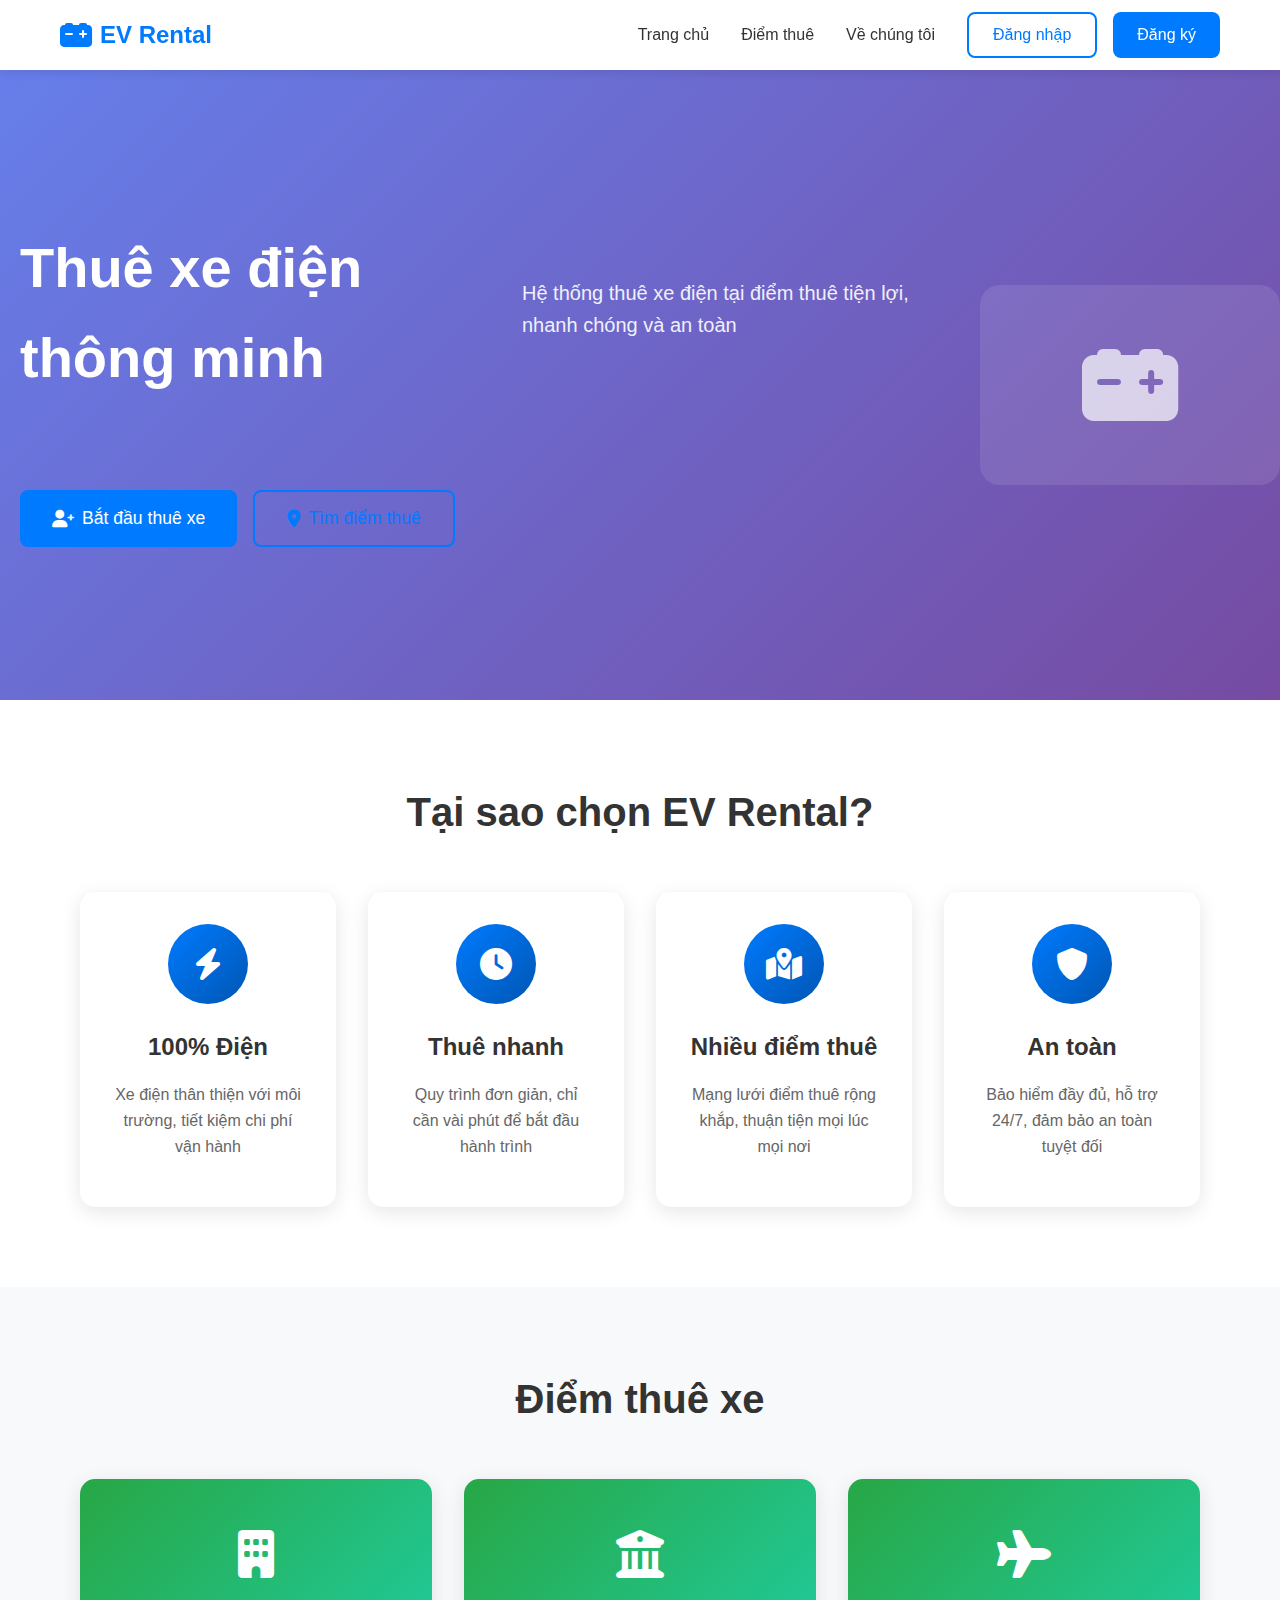
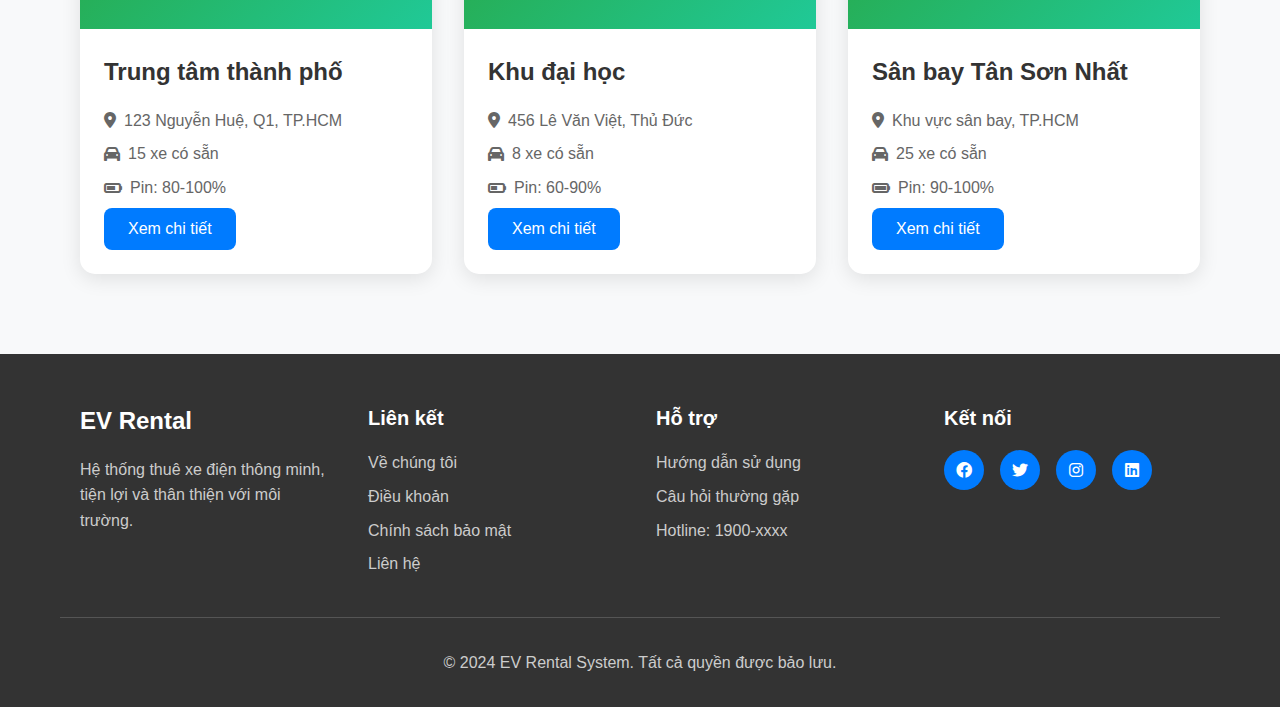
<file: index.html>
<!DOCTYPE html>
<html lang="vi">
<head>
    <meta charset="UTF-8">
    <meta name="viewport" content="width=device-width, initial-scale=1.0">
    <title>EV Station-based Rental System</title>
    <link rel="stylesheet" href="css/style.css">
    <link href="https://cdnjs.cloudflare.com/ajax/libs/font-awesome/6.0.0/css/all.min.css" rel="stylesheet">
</head>
<body>
    <nav class="navbar">
        <div class="nav-container">
            <div class="nav-logo">
                <i class="fas fa-car-battery"></i>
                <span>EV Rental</span>
            </div>
            <div class="nav-menu">
                <a href="#home" class="nav-link">Trang chủ</a>
                <a href="#stations" class="nav-link">Điểm thuê</a>
                <a href="#about" class="nav-link">Về chúng tôi</a>
                <div class="nav-buttons">
                    <button class="btn btn-outline" onclick="showLoginModal()">Đăng nhập</button>
                    <button class="btn btn-primary" onclick="showRegisterModal()">Đăng ký</button>
                </div>
            </div>
            <div class="hamburger">
                <span></span>
                <span></span>
                <span></span>
            </div>
        </div>
    </nav>

    <main>
        <!-- Hero Section -->
        <section id="home" class="hero">
            <div class="hero-content">
                <h1>Thuê xe điện thông minh</h1>
                <p>Hệ thống thuê xe điện tại điểm thuê tiện lợi, nhanh chóng và an toàn</p>
                <div class="hero-buttons">
                    <button class="btn btn-primary btn-large" onclick="showRegisterModal()">
                        <i class="fas fa-user-plus"></i>
                        Bắt đầu thuê xe
                    </button>
                    <button class="btn btn-outline btn-large" onclick="scrollToSection('stations')">
                        <i class="fas fa-map-marker-alt"></i>
                        Tìm điểm thuê
                    </button>
                </div>
            </div>
            <div class="hero-image">
                <div class="ev-car-placeholder">
                    <i class="fas fa-car-battery"></i>
                </div>
            </div>
        </section>

        <!-- Features Section -->
        <section class="features">
            <div class="container">
                <h2>Tại sao chọn EV Rental?</h2>
                <div class="features-grid">
                    <div class="feature-card">
                        <div class="feature-icon">
                            <i class="fas fa-bolt"></i>
                        </div>
                        <h3>100% Điện</h3>
                        <p>Xe điện thân thiện với môi trường, tiết kiệm chi phí vận hành</p>
                    </div>
                    <div class="feature-card">
                        <div class="feature-icon">
                            <i class="fas fa-clock"></i>
                        </div>
                        <h3>Thuê nhanh</h3>
                        <p>Quy trình đơn giản, chỉ cần vài phút để bắt đầu hành trình</p>
                    </div>
                    <div class="feature-card">
                        <div class="feature-icon">
                            <i class="fas fa-map-marked-alt"></i>
                        </div>
                        <h3>Nhiều điểm thuê</h3>
                        <p>Mạng lưới điểm thuê rộng khắp, thuận tiện mọi lúc mọi nơi</p>
                    </div>
                    <div class="feature-card">
                        <div class="feature-icon">
                            <i class="fas fa-shield-alt"></i>
                        </div>
                        <h3>An toàn</h3>
                        <p>Bảo hiểm đầy đủ, hỗ trợ 24/7, đảm bảo an toàn tuyệt đối</p>
                    </div>
                </div>
            </div>
        </section>

        <!-- Stations Section -->
        <section id="stations" class="stations">
            <div class="container">
                <h2>Điểm thuê xe</h2>
                <div class="stations-grid">
                    <div class="station-card">
                        <div class="station-image">
                            <i class="fas fa-building"></i>
                        </div>
                        <div class="station-info">
                            <h3>Trung tâm thành phố</h3>
                            <p><i class="fas fa-map-marker-alt"></i> 123 Nguyễn Huệ, Q1, TP.HCM</p>
                            <p><i class="fas fa-car"></i> 15 xe có sẵn</p>
                            <p><i class="fas fa-battery-three-quarters"></i> Pin: 80-100%</p>
                            <button class="btn btn-primary">Xem chi tiết</button>
                        </div>
                    </div>
                    <div class="station-card">
                        <div class="station-image">
                            <i class="fas fa-university"></i>
                        </div>
                        <div class="station-info">
                            <h3>Khu đại học</h3>
                            <p><i class="fas fa-map-marker-alt"></i> 456 Lê Văn Việt, Thủ Đức</p>
                            <p><i class="fas fa-car"></i> 8 xe có sẵn</p>
                            <p><i class="fas fa-battery-half"></i> Pin: 60-90%</p>
                            <button class="btn btn-primary">Xem chi tiết</button>
                        </div>
                    </div>
                    <div class="station-card">
                        <div class="station-image">
                            <i class="fas fa-plane"></i>
                        </div>
                        <div class="station-info">
                            <h3>Sân bay Tân Sơn Nhất</h3>
                            <p><i class="fas fa-map-marker-alt"></i> Khu vực sân bay, TP.HCM</p>
                            <p><i class="fas fa-car"></i> 25 xe có sẵn</p>
                            <p><i class="fas fa-battery-full"></i> Pin: 90-100%</p>
                            <button class="btn btn-primary">Xem chi tiết</button>
                        </div>
                    </div>
                </div>
            </div>
        </section>
    </main>

    <!-- Login Modal -->
    <div id="loginModal" class="modal">
        <div class="modal-content">
            <div class="modal-header">
                <h2>Đăng nhập</h2>
                <span class="close" onclick="closeModal('loginModal')">&times;</span>
            </div>
            <div class="modal-body">
                <form id="loginForm">
                    <div class="form-group">
                        <label for="loginEmail">Email</label>
                        <input type="email" id="loginEmail" required>
                    </div>
                    <div class="form-group">
                        <label for="loginPassword">Mật khẩu</label>
                        <input type="password" id="loginPassword" required>
                    </div>
                    <div class="form-group">
                        <label for="userType">Loại tài khoản</label>
                        <select id="userType" required>
                            <option value="">Chọn loại tài khoản</option>
                            <option value="renter">Người thuê xe</option>
                            <option value="staff">Nhân viên trạm</option>
                            <option value="admin">Quản trị viên</option>
                        </select>
                    </div>
                    <button type="submit" class="btn btn-primary btn-full">Đăng nhập</button>
                </form>
                <p class="modal-footer">
                    Chưa có tài khoản? <a href="#" onclick="showRegisterModal()">Đăng ký ngay</a>
                </p>
            </div>
        </div>
    </div>

    <!-- Register Modal -->
    <div id="registerModal" class="modal">
        <div class="modal-content">
            <div class="modal-header">
                <h2>Đăng ký tài khoản</h2>
                <span class="close" onclick="closeModal('registerModal')">&times;</span>
            </div>
            <div class="modal-body">
                <form id="registerForm">
                    <div class="form-group">
                        <label for="registerName">Họ và tên</label>
                        <input type="text" id="registerName" required>
                    </div>
                    <div class="form-group">
                        <label for="registerEmail">Email</label>
                        <input type="email" id="registerEmail" required>
                    </div>
                    <div class="form-group">
                        <label for="registerPhone">Số điện thoại</label>
                        <input type="tel" id="registerPhone" required>
                    </div>
                    <div class="form-group">
                        <label for="registerPassword">Mật khẩu</label>
                        <input type="password" id="registerPassword" required>
                    </div>
                    <div class="form-group">
                        <label for="registerUserType">Loại tài khoản</label>
                        <select id="registerUserType" required>
                            <option value="">Chọn loại tài khoản</option>
                            <option value="renter">Người thuê xe</option>
                            <option value="staff">Nhân viên trạm</option>
                        </select>
                    </div>
                    <div class="form-group checkbox-group">
                        <input type="checkbox" id="agreeTerms" required>
                        <label for="agreeTerms">Tôi đồng ý với <a href="#">điều khoản sử dụng</a></label>
                    </div>
                    <button type="submit" class="btn btn-primary btn-full">Đăng ký</button>
                </form>
                <p class="modal-footer">
                    Đã có tài khoản? <a href="#" onclick="showLoginModal()">Đăng nhập ngay</a>
                </p>
            </div>
        </div>
    </div>

    <footer class="footer">
        <div class="container">
            <div class="footer-content">
                <div class="footer-section">
                    <h3>EV Rental</h3>
                    <p>Hệ thống thuê xe điện thông minh, tiện lợi và thân thiện với môi trường.</p>
                </div>
                <div class="footer-section">
                    <h4>Liên kết</h4>
                    <ul>
                        <li><a href="#">Về chúng tôi</a></li>
                        <li><a href="#">Điều khoản</a></li>
                        <li><a href="#">Chính sách bảo mật</a></li>
                        <li><a href="#">Liên hệ</a></li>
                    </ul>
                </div>
                <div class="footer-section">
                    <h4>Hỗ trợ</h4>
                    <ul>
                        <li><a href="#">Hướng dẫn sử dụng</a></li>
                        <li><a href="#">Câu hỏi thường gặp</a></li>
                        <li><a href="#">Hotline: 1900-xxxx</a></li>
                    </ul>
                </div>
                <div class="footer-section">
                    <h4>Kết nối</h4>
                    <div class="social-links">
                        <a href="#"><i class="fab fa-facebook"></i></a>
                        <a href="#"><i class="fab fa-twitter"></i></a>
                        <a href="#"><i class="fab fa-instagram"></i></a>
                        <a href="#"><i class="fab fa-linkedin"></i></a>
                    </div>
                </div>
            </div>
            <div class="footer-bottom">
                <p>&copy; 2024 EV Rental System. Tất cả quyền được bảo lưu.</p>
            </div>
        </div>
    </footer>

    <script src="js/script.js"></script>
</body>
</html>
</file>
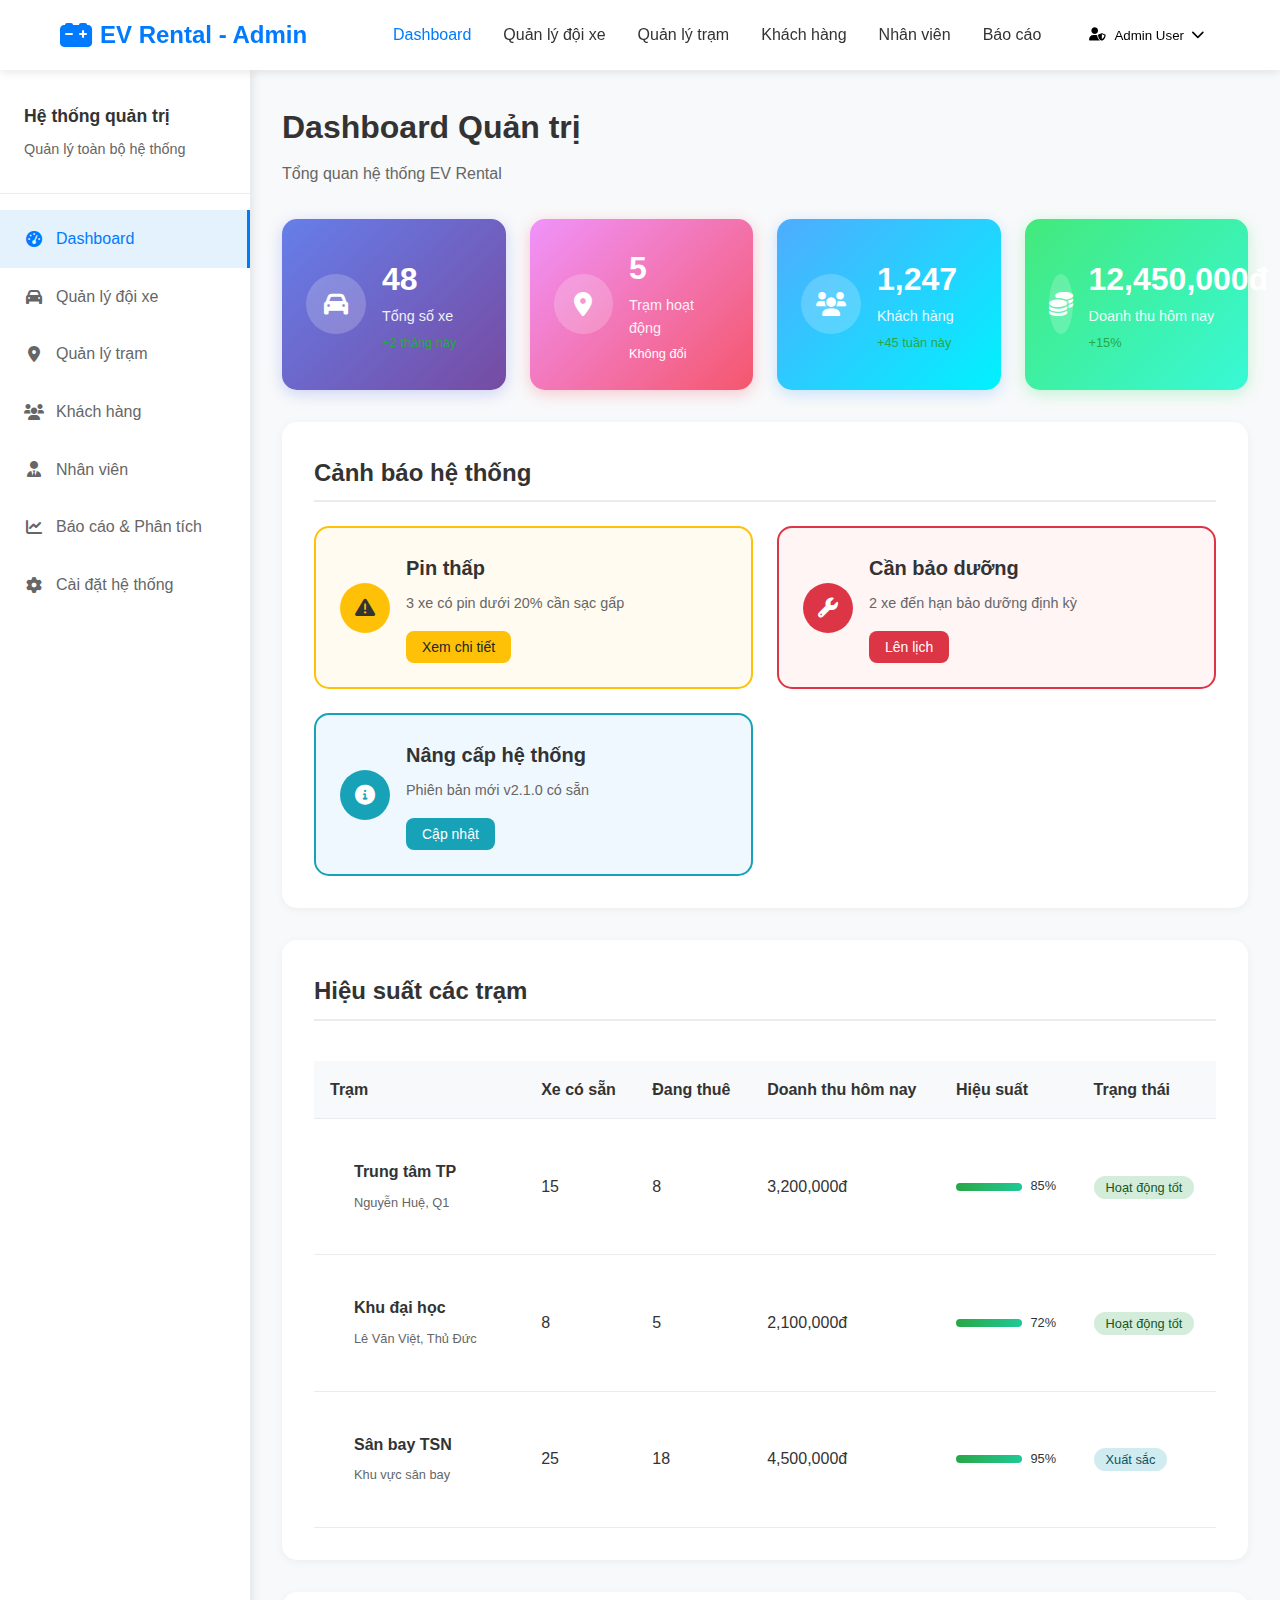
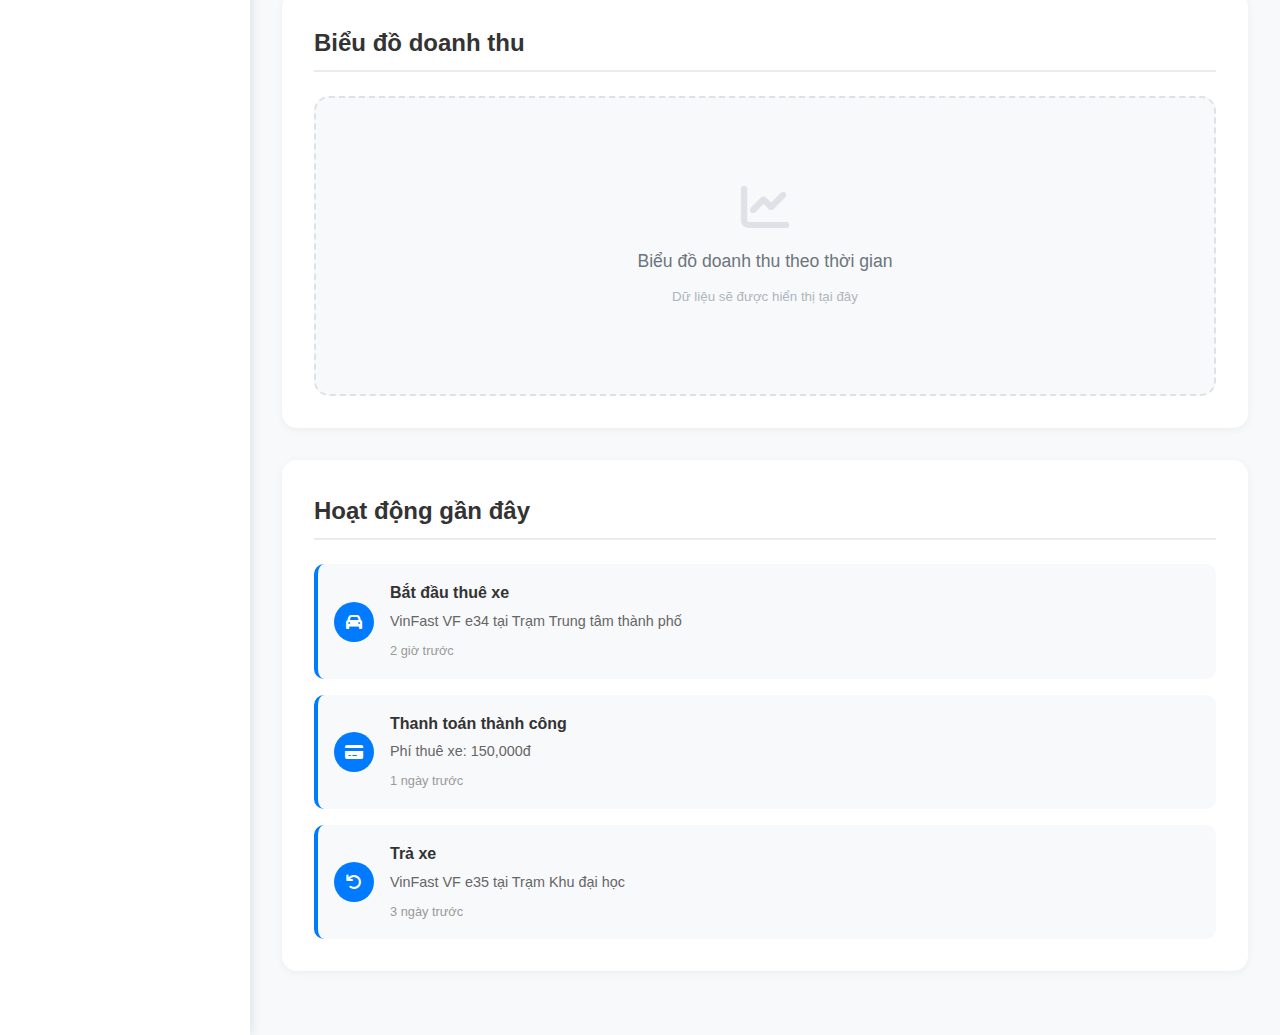
<file: admin-dashboard.html>
<!DOCTYPE html>
<html lang="vi">
<head>
    <meta charset="UTF-8">
    <meta name="viewport" content="width=device-width, initial-scale=1.0">
    <title>Dashboard - Quản trị viên</title>
    <link rel="stylesheet" href="css/style.css">
    <link rel="stylesheet" href="css/dashboard.css">
    <link href="https://cdnjs.cloudflare.com/ajax/libs/font-awesome/6.0.0/css/all.min.css" rel="stylesheet">
</head>
<body>
    <nav class="navbar">
        <div class="nav-container">
            <div class="nav-logo">
                <i class="fas fa-car-battery"></i>
                <span>EV Rental - Admin</span>
            </div>
            <div class="nav-menu">
                <a href="admin-dashboard.html" class="nav-link active">Dashboard</a>
                <a href="admin-fleet.html" class="nav-link">Quản lý đội xe</a>
                <a href="admin-stations.html" class="nav-link">Quản lý trạm</a>
                <a href="admin-customers.html" class="nav-link">Khách hàng</a>
                <a href="admin-staff.html" class="nav-link">Nhân viên</a>
                <a href="admin-reports.html" class="nav-link">Báo cáo</a>
                <div class="nav-user">
                    <div class="user-dropdown">
                        <button class="user-btn">
                            <i class="fas fa-user-shield"></i>
                            <span>Admin User</span>
                            <i class="fas fa-chevron-down"></i>
                        </button>
                        <div class="dropdown-menu">
                            <a href="admin-profile.html"><i class="fas fa-user"></i> Hồ sơ</a>
                            <a href="admin-settings.html"><i class="fas fa-cog"></i> Cài đặt</a>
                            <a href="#" onclick="logout()"><i class="fas fa-sign-out-alt"></i> Đăng xuất</a>
                        </div>
                    </div>
                </div>
            </div>
        </div>
    </nav>

    <main class="dashboard-main">
        <div class="dashboard-container">
            <!-- Sidebar -->
            <aside class="sidebar">
                <div class="sidebar-header">
                    <h3>Hệ thống quản trị</h3>
                    <p>Quản lý toàn bộ hệ thống</p>
                </div>
                <div class="sidebar-menu">
                    <a href="admin-dashboard.html" class="menu-item active">
                        <i class="fas fa-tachometer-alt"></i>
                        <span>Dashboard</span>
                    </a>
                    <a href="admin-fleet.html" class="menu-item">
                        <i class="fas fa-car"></i>
                        <span>Quản lý đội xe</span>
                    </a>
                    <a href="admin-stations.html" class="menu-item">
                        <i class="fas fa-map-marker-alt"></i>
                        <span>Quản lý trạm</span>
                    </a>
                    <a href="admin-customers.html" class="menu-item">
                        <i class="fas fa-users"></i>
                        <span>Khách hàng</span>
                    </a>
                    <a href="admin-staff.html" class="menu-item">
                        <i class="fas fa-user-tie"></i>
                        <span>Nhân viên</span>
                    </a>
                    <a href="admin-reports.html" class="menu-item">
                        <i class="fas fa-chart-line"></i>
                        <span>Báo cáo & Phân tích</span>
                    </a>
                    <a href="admin-settings.html" class="menu-item">
                        <i class="fas fa-cog"></i>
                        <span>Cài đặt hệ thống</span>
                    </a>
                </div>
            </aside>

            <!-- Main Content -->
            <div class="main-content">
                <div class="content-header">
                    <h1>Dashboard Quản trị</h1>
                    <p>Tổng quan hệ thống EV Rental</p>
                </div>

                <!-- Overview Stats -->
                <div class="stats-grid">
                    <div class="stat-card">
                        <div class="stat-icon">
                            <i class="fas fa-car"></i>
                        </div>
                        <div class="stat-content">
                            <h3>48</h3>
                            <p>Tổng số xe</p>
                            <span class="stat-change positive">+2 tháng này</span>
                        </div>
                    </div>
                    <div class="stat-card">
                        <div class="stat-icon">
                            <i class="fas fa-map-marker-alt"></i>
                        </div>
                        <div class="stat-content">
                            <h3>5</h3>
                            <p>Trạm hoạt động</p>
                            <span class="stat-change">Không đổi</span>
                        </div>
                    </div>
                    <div class="stat-card">
                        <div class="stat-icon">
                            <i class="fas fa-users"></i>
                        </div>
                        <div class="stat-content">
                            <h3>1,247</h3>
                            <p>Khách hàng</p>
                            <span class="stat-change positive">+45 tuần này</span>
                        </div>
                    </div>
                    <div class="stat-card">
                        <div class="stat-icon">
                            <i class="fas fa-coins"></i>
                        </div>
                        <div class="stat-content">
                            <h3>12,450,000đ</h3>
                            <p>Doanh thu hôm nay</p>
                            <span class="stat-change positive">+15%</span>
                        </div>
                    </div>
                </div>

                <!-- System Alerts -->
                <div class="content-section">
                    <h2>Cảnh báo hệ thống</h2>
                    <div class="alerts-grid">
                        <div class="alert-card warning">
                            <div class="alert-icon">
                                <i class="fas fa-exclamation-triangle"></i>
                            </div>
                            <div class="alert-content">
                                <h4>Pin thấp</h4>
                                <p>3 xe có pin dưới 20% cần sạc gấp</p>
                                <button class="btn btn-warning btn-sm">Xem chi tiết</button>
                            </div>
                        </div>
                        <div class="alert-card error">
                            <div class="alert-icon">
                                <i class="fas fa-wrench"></i>
                            </div>
                            <div class="alert-content">
                                <h4>Cần bảo dưỡng</h4>
                                <p>2 xe đến hạn bảo dưỡng định kỳ</p>
                                <button class="btn btn-danger btn-sm">Lên lịch</button>
                            </div>
                        </div>
                        <div class="alert-card info">
                            <div class="alert-icon">
                                <i class="fas fa-info-circle"></i>
                            </div>
                            <div class="alert-content">
                                <h4>Nâng cấp hệ thống</h4>
                                <p>Phiên bản mới v2.1.0 có sẵn</p>
                                <button class="btn btn-info btn-sm">Cập nhật</button>
                            </div>
                        </div>
                    </div>
                </div>

                <!-- Station Performance -->
                <div class="content-section">
                    <h2>Hiệu suất các trạm</h2>
                    <div class="performance-table">
                        <table>
                            <thead>
                                <tr>
                                    <th>Trạm</th>
                                    <th>Xe có sẵn</th>
                                    <th>Đang thuê</th>
                                    <th>Doanh thu hôm nay</th>
                                    <th>Hiệu suất</th>
                                    <th>Trạng thái</th>
                                </tr>
                            </thead>
                            <tbody>
                                <tr>
                                    <td>
                                        <div class="station-info">
                                            <strong>Trung tâm TP</strong>
                                            <small>Nguyễn Huệ, Q1</small>
                                        </div>
                                    </td>
                                    <td>15</td>
                                    <td>8</td>
                                    <td>3,200,000đ</td>
                                    <td>
                                        <div class="progress-bar">
                                            <div class="progress-fill" style="width: 85%"></div>
                                            <span>85%</span>
                                        </div>
                                    </td>
                                    <td><span class="status-success">Hoạt động tốt</span></td>
                                </tr>
                                <tr>
                                    <td>
                                        <div class="station-info">
                                            <strong>Khu đại học</strong>
                                            <small>Lê Văn Việt, Thủ Đức</small>
                                        </div>
                                    </td>
                                    <td>8</td>
                                    <td>5</td>
                                    <td>2,100,000đ</td>
                                    <td>
                                        <div class="progress-bar">
                                            <div class="progress-fill" style="width: 72%"></div>
                                            <span>72%</span>
                                        </div>
                                    </td>
                                    <td><span class="status-success">Hoạt động tốt</span></td>
                                </tr>
                                <tr>
                                    <td>
                                        <div class="station-info">
                                            <strong>Sân bay TSN</strong>
                                            <small>Khu vực sân bay</small>
                                        </div>
                                    </td>
                                    <td>25</td>
                                    <td>18</td>
                                    <td>4,500,000đ</td>
                                    <td>
                                        <div class="progress-bar">
                                            <div class="progress-fill" style="width: 95%"></div>
                                            <span>95%</span>
                                        </div>
                                    </td>
                                    <td><span class="status-excellent">Xuất sắc</span></td>
                                </tr>
                            </tbody>
                        </table>
                    </div>
                </div>

                <!-- Revenue Chart Placeholder -->
                <div class="content-section">
                    <h2>Biểu đồ doanh thu</h2>
                    <div class="chart-container">
                        <div class="chart-placeholder">
                            <i class="fas fa-chart-line"></i>
                            <p>Biểu đồ doanh thu theo thời gian</p>
                            <small>Dữ liệu sẽ được hiển thị tại đây</small>
                        </div>
                    </div>
                </div>

                <!-- Recent Activities -->
                <div class="content-section">
                    <h2>Hoạt động gần đây</h2>
                    <div class="activity-list">
                        <div class="activity-item">
                            <div class="activity-icon">
                                <i class="fas fa-car"></i>
                            </div>
                            <div class="activity-content">
                                <h4>Thêm xe mới</h4>
                                <p>VinFast VF e38 đã được thêm vào trạm Trung tâm TP</p>
                                <span class="activity-time">2 giờ trước</span>
                            </div>
                        </div>
                        <div class="activity-item">
                            <div class="activity-icon">
                                <i class="fas fa-user-plus"></i>
                            </div>
                            <div class="activity-content">
                                <h4>Thêm nhân viên</h4>
                                <p>Nguyễn Thị E đã được phân công tại trạm Khu đại học</p>
                                <span class="activity-time">4 giờ trước</span>
                            </div>
                        </div>
                        <div class="activity-item">
                            <div class="activity-icon">
                                <i class="fas fa-exclamation-triangle"></i>
                            </div>
                            <div class="activity-content">
                                <h4>Cảnh báo pin thấp</h4>
                                <p>Xe VF e32 tại trạm Sân bay có pin 15%</p>
                                <span class="activity-time">6 giờ trước</span>
                            </div>
                        </div>
                    </div>
                </div>
            </div>
        </div>
    </main>

    <script src="js/script.js"></script>
    <script src="js/dashboard.js"></script>
</body>
</html>
</file>
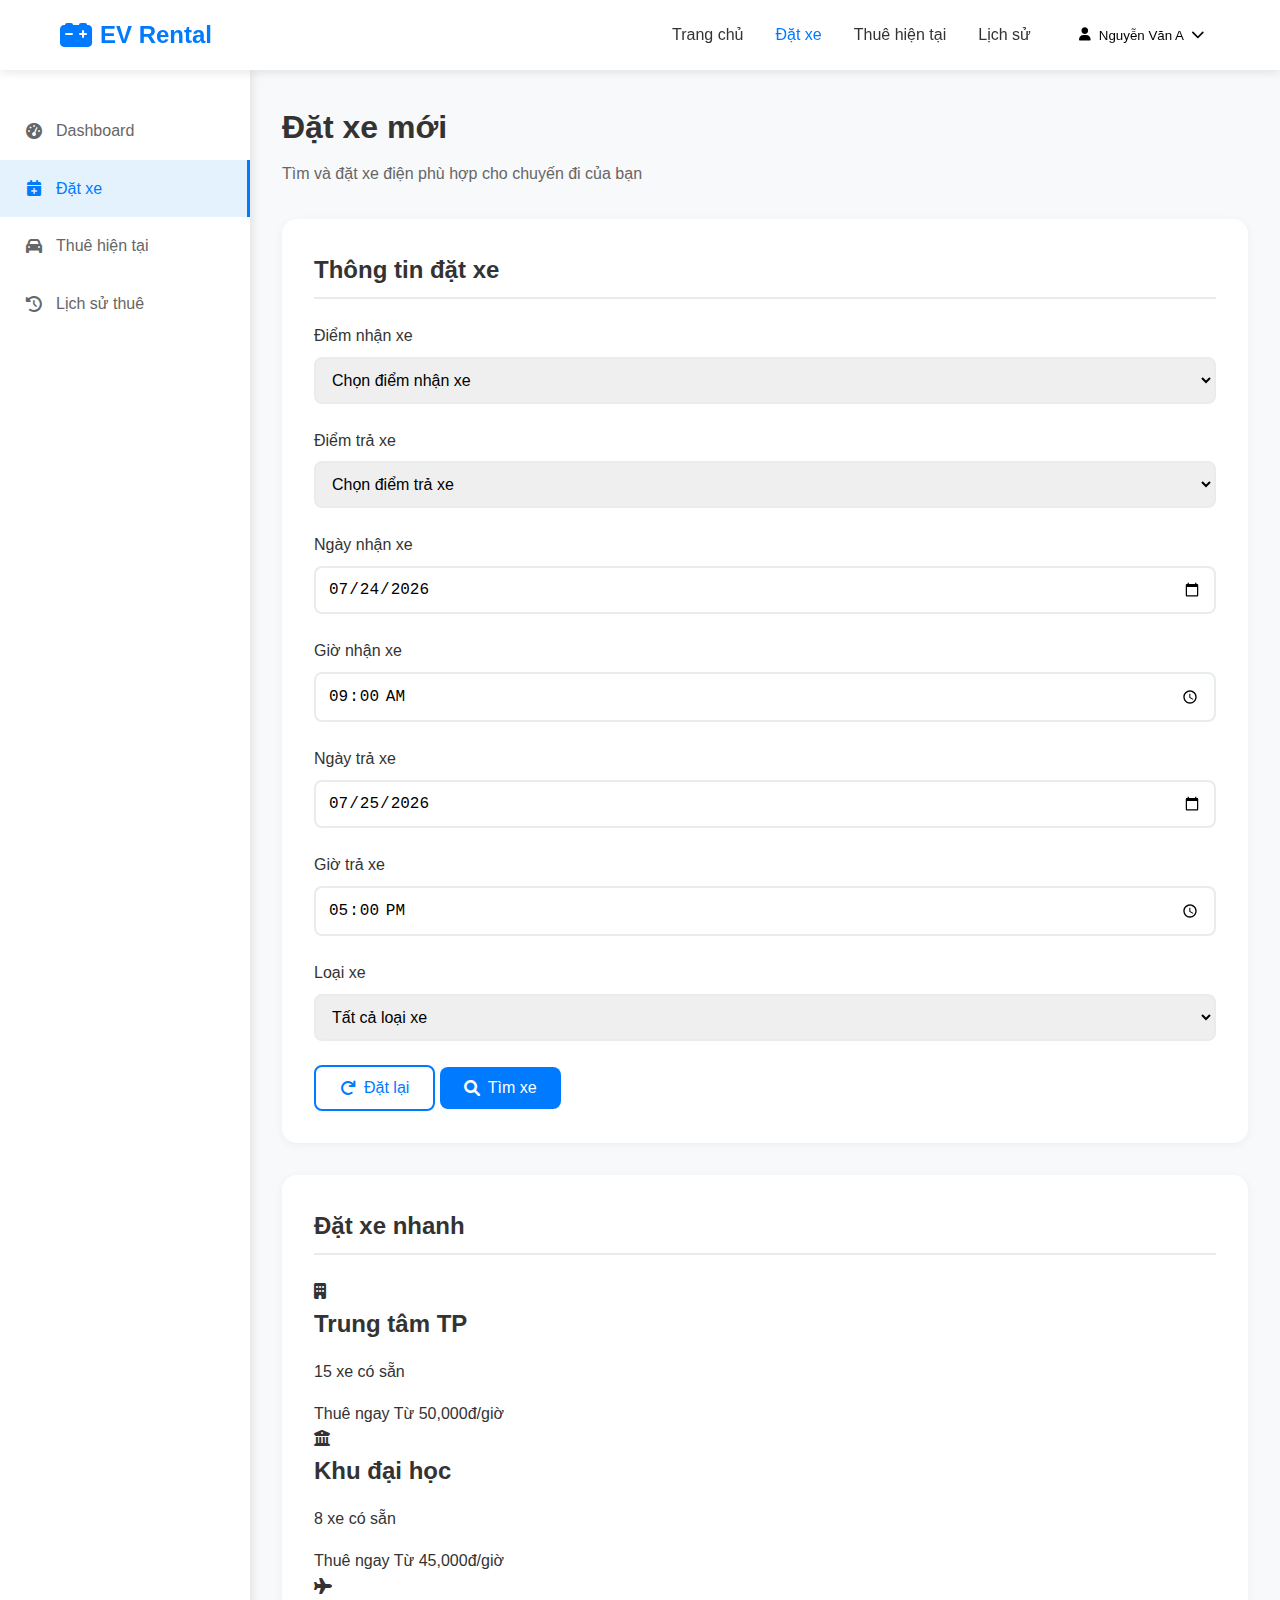
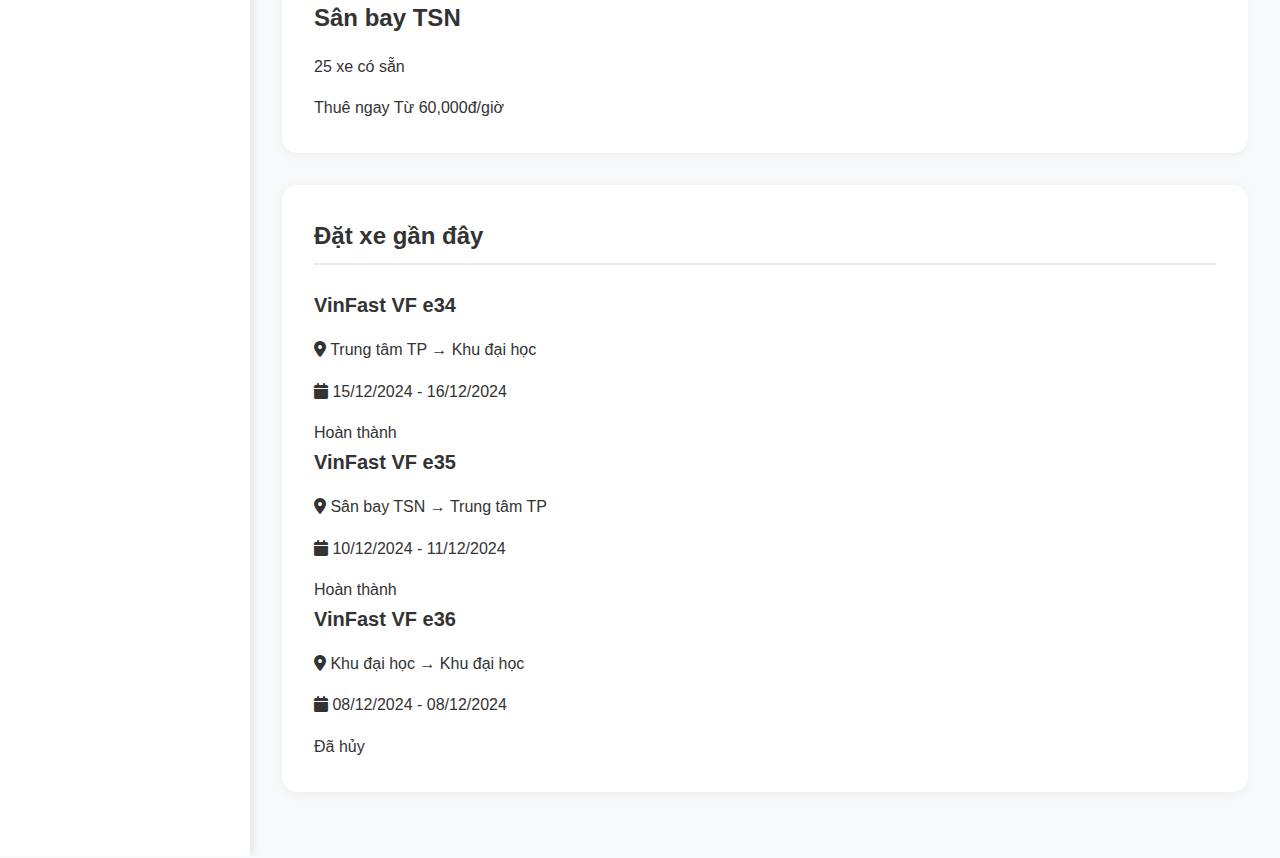
<file: renter-booking.html>
<!DOCTYPE html>
<html lang="vi">
<head>
    <meta charset="UTF-8">
    <meta name="viewport" content="width=device-width, initial-scale=1.0">
    <title>Đặt xe - Người thuê xe</title>
    <link rel="stylesheet" href="css/style.css">
    <link rel="stylesheet" href="css/dashboard.css">
    <link href="https://cdnjs.cloudflare.com/ajax/libs/font-awesome/6.0.0/css/all.min.css" rel="stylesheet">
</head>
<body>
    <nav class="navbar">
        <div class="nav-container">
            <div class="nav-logo">
                <i class="fas fa-car-battery"></i>
                <span>EV Rental</span>
            </div>
            <div class="nav-menu">
                <a href="renter-dashboard.html" class="nav-link">Trang chủ</a>
                <a href="renter-booking.html" class="nav-link active">Đặt xe</a>
                <a href="renter-current-rental.html" class="nav-link">Thuê hiện tại</a>
                <a href="renter-history.html" class="nav-link">Lịch sử</a>
                <div class="nav-user">
                    <div class="user-dropdown">
                        <button class="user-btn">
                            <i class="fas fa-user"></i>
                            <span>Nguyễn Văn A</span>
                            <i class="fas fa-chevron-down"></i>
                        </button>
                        <div class="dropdown-menu">
                            <a href="renter-profile.html"><i class="fas fa-user"></i> Hồ sơ</a>
                            <a href="#" onclick="logout()"><i class="fas fa-sign-out-alt"></i> Đăng xuất</a>
                        </div>
                    </div>
                </div>
            </div>
        </div>
    </nav>

    <main class="dashboard-main">
        <div class="dashboard-container">
            <!-- Sidebar -->
            <aside class="sidebar">
                <div class="sidebar-menu">
                    <a href="renter-dashboard.html" class="menu-item">
                        <i class="fas fa-tachometer-alt"></i>
                        <span>Dashboard</span>
                    </a>
                    <a href="renter-booking.html" class="menu-item active">
                        <i class="fas fa-calendar-plus"></i>
                        <span>Đặt xe</span>
                    </a>
                    <a href="renter-current-rental.html" class="menu-item">
                        <i class="fas fa-car"></i>
                        <span>Thuê hiện tại</span>
                    </a>
                    <a href="renter-history.html" class="menu-item">
                        <i class="fas fa-history"></i>
                        <span>Lịch sử thuê</span>
                    </a>
                </div>
            </aside>

            <!-- Main Content -->
            <div class="main-content">
                <div class="content-header">
                    <h1>Đặt xe mới</h1>
                    <p>Tìm và đặt xe điện phù hợp cho chuyến đi của bạn</p>
                </div>

                <!-- Booking Form -->
                <div class="content-section">
                    <h2>Thông tin đặt xe</h2>
                    <form id="bookingForm" class="booking-form">
                        <div class="form-row">
                            <div class="form-group">
                                <label for="pickupStation">Điểm nhận xe</label>
                                <select id="pickupStation" required>
                                    <option value="">Chọn điểm nhận xe</option>
                                    <option value="station1">Trung tâm thành phố - 123 Nguyễn Huệ, Q1</option>
                                    <option value="station2">Khu đại học - 456 Lê Văn Việt, Thủ Đức</option>
                                    <option value="station3">Sân bay TSN - Khu vực sân bay</option>
                                </select>
                            </div>
                            <div class="form-group">
                                <label for="returnStation">Điểm trả xe</label>
                                <select id="returnStation" required>
                                    <option value="">Chọn điểm trả xe</option>
                                    <option value="same">Cùng điểm nhận</option>
                                    <option value="station1">Trung tâm thành phố - 123 Nguyễn Huệ, Q1</option>
                                    <option value="station2">Khu đại học - 456 Lê Văn Việt, Thủ Đức</option>
                                    <option value="station3">Sân bay TSN - Khu vực sân bay</option>
                                </select>
                            </div>
                        </div>
                        
                        <div class="form-row">
                            <div class="form-group">
                                <label for="pickupDate">Ngày nhận xe</label>
                                <input type="date" id="pickupDate" required>
                            </div>
                            <div class="form-group">
                                <label for="pickupTime">Giờ nhận xe</label>
                                <input type="time" id="pickupTime" required>
                            </div>
                        </div>
                        
                        <div class="form-row">
                            <div class="form-group">
                                <label for="returnDate">Ngày trả xe</label>
                                <input type="date" id="returnDate" required>
                            </div>
                            <div class="form-group">
                                <label for="returnTime">Giờ trả xe</label>
                                <input type="time" id="returnTime" required>
                            </div>
                        </div>
                        
                        <div class="form-group">
                            <label for="vehicleType">Loại xe</label>
                            <select id="vehicleType">
                                <option value="">Tất cả loại xe</option>
                                <option value="sedan">Sedan</option>
                                <option value="suv">SUV</option>
                                <option value="hatchback">Hatchback</option>
                            </select>
                        </div>
                        
                        <div class="form-actions">
                            <button type="button" class="btn btn-outline" onclick="resetBookingForm()">
                                <i class="fas fa-redo"></i>
                                Đặt lại
                            </button>
                            <button type="submit" class="btn btn-primary">
                                <i class="fas fa-search"></i>
                                Tìm xe
                            </button>
                        </div>
                    </form>
                </div>

                <!-- Available Vehicles -->
                <div class="content-section" id="availableVehicles" style="display: none;">
                    <h2>Xe có sẵn</h2>
                    <div class="vehicles-grid" id="vehiclesGrid">
                        <!-- Vehicles will be loaded here -->
                    </div>
                </div>

                <!-- Quick Booking -->
                <div class="content-section">
                    <h2>Đặt xe nhanh</h2>
                    <div class="quick-booking-grid">
                        <div class="quick-booking-card" onclick="quickBook('station1')">
                            <div class="quick-station">
                                <i class="fas fa-building"></i>
                                <h3>Trung tâm TP</h3>
                                <p>15 xe có sẵn</p>
                            </div>
                            <div class="quick-info">
                                <span class="quick-time">Thuê ngay</span>
                                <span class="quick-price">Từ 50,000đ/giờ</span>
                            </div>
                        </div>
                        
                        <div class="quick-booking-card" onclick="quickBook('station2')">
                            <div class="quick-station">
                                <i class="fas fa-university"></i>
                                <h3>Khu đại học</h3>
                                <p>8 xe có sẵn</p>
                            </div>
                            <div class="quick-info">
                                <span class="quick-time">Thuê ngay</span>
                                <span class="quick-price">Từ 45,000đ/giờ</span>
                            </div>
                        </div>
                        
                        <div class="quick-booking-card" onclick="quickBook('station3')">
                            <div class="quick-station">
                                <i class="fas fa-plane"></i>
                                <h3>Sân bay TSN</h3>
                                <p>25 xe có sẵn</p>
                            </div>
                            <div class="quick-info">
                                <span class="quick-time">Thuê ngay</span>
                                <span class="quick-price">Từ 60,000đ/giờ</span>
                            </div>
                        </div>
                    </div>
                </div>

                <!-- Booking History -->
                <div class="content-section">
                    <h2>Đặt xe gần đây</h2>
                    <div class="booking-history">
                        <div class="history-item">
                            <div class="history-info">
                                <h4>VinFast VF e34</h4>
                                <p><i class="fas fa-map-marker-alt"></i> Trung tâm TP → Khu đại học</p>
                                <p><i class="fas fa-calendar"></i> 15/12/2024 - 16/12/2024</p>
                            </div>
                            <div class="history-status completed">
                                <span>Hoàn thành</span>
                            </div>
                        </div>
                        
                        <div class="history-item">
                            <div class="history-info">
                                <h4>VinFast VF e35</h4>
                                <p><i class="fas fa-map-marker-alt"></i> Sân bay TSN → Trung tâm TP</p>
                                <p><i class="fas fa-calendar"></i> 10/12/2024 - 11/12/2024</p>
                            </div>
                            <div class="history-status completed">
                                <span>Hoàn thành</span>
                            </div>
                        </div>
                        
                        <div class="history-item">
                            <div class="history-info">
                                <h4>VinFast VF e36</h4>
                                <p><i class="fas fa-map-marker-alt"></i> Khu đại học → Khu đại học</p>
                                <p><i class="fas fa-calendar"></i> 08/12/2024 - 08/12/2024</p>
                            </div>
                            <div class="history-status cancelled">
                                <span>Đã hủy</span>
                            </div>
                        </div>
                    </div>
                </div>
            </div>
        </div>
    </main>

    <!-- Vehicle Details Modal -->
    <div id="vehicleModal" class="modal">
        <div class="modal-content">
            <div class="modal-header">
                <h2>Chi tiết xe</h2>
                <span class="close" onclick="closeModal('vehicleModal')">&times;</span>
            </div>
            <div class="modal-body">
                <div id="vehicleDetails">
                    <!-- Vehicle details will be loaded here -->
                </div>
            </div>
        </div>
    </div>

    <!-- Booking Confirmation Modal -->
    <div id="bookingModal" class="modal">
        <div class="modal-content">
            <div class="modal-header">
                <h2>Xác nhận đặt xe</h2>
                <span class="close" onclick="closeModal('bookingModal')">&times;</span>
            </div>
            <div class="modal-body">
                <div id="bookingSummary">
                    <!-- Booking summary will be loaded here -->
                </div>
                <div class="modal-actions">
                    <button class="btn btn-outline" onclick="closeModal('bookingModal')">Hủy</button>
                    <button class="btn btn-primary" onclick="confirmBooking()">
                        <i class="fas fa-check"></i>
                        Xác nhận đặt xe
                    </button>
                </div>
            </div>
        </div>
    </div>

    <script src="js/script.js"></script>
    <script src="js/dashboard.js"></script>
    <script src="js/booking.js"></script>
</body>
</html>
</file>
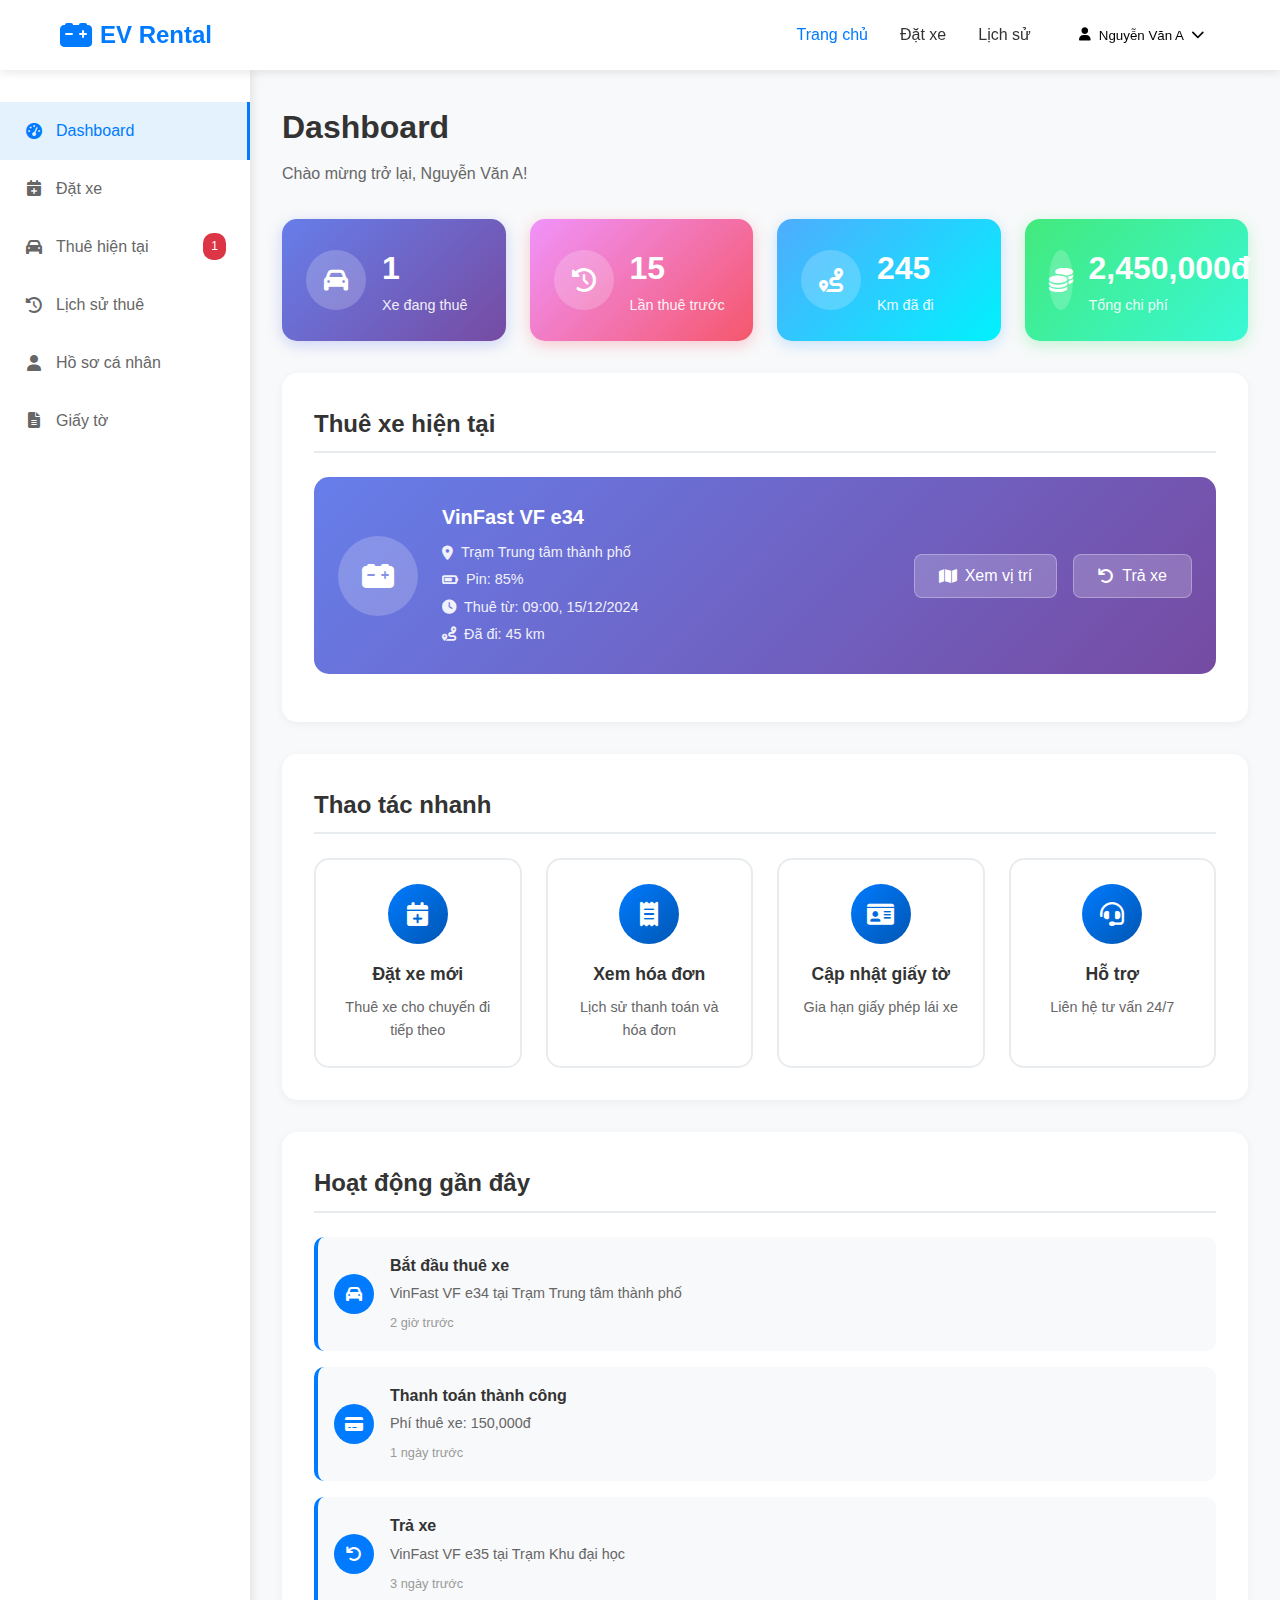
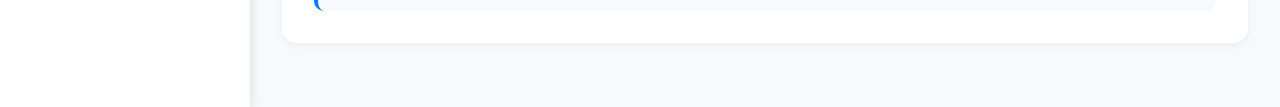
<file: renter-dashboard.html>
<!DOCTYPE html>
<html lang="vi">
<head>
    <meta charset="UTF-8">
    <meta name="viewport" content="width=device-width, initial-scale=1.0">
    <title>Dashboard - Người thuê xe</title>
    <link rel="stylesheet" href="css/style.css">
    <link rel="stylesheet" href="css/dashboard.css">
    <link href="https://cdnjs.cloudflare.com/ajax/libs/font-awesome/6.0.0/css/all.min.css" rel="stylesheet">
</head>
<body>
    <nav class="navbar">
        <div class="nav-container">
            <div class="nav-logo">
                <i class="fas fa-car-battery"></i>
                <span>EV Rental</span>
            </div>
            <div class="nav-menu">
                <a href="renter-dashboard.html" class="nav-link active">Trang chủ</a>
                <a href="renter-booking.html" class="nav-link">Đặt xe</a>
                <a href="renter-history.html" class="nav-link">Lịch sử</a>
                <div class="nav-user">
                    <div class="user-dropdown">
                        <button class="user-btn">
                            <i class="fas fa-user"></i>
                            <span>Nguyễn Văn A</span>
                            <i class="fas fa-chevron-down"></i>
                        </button>
                        <div class="dropdown-menu">
                            <a href="renter-profile.html"><i class="fas fa-user"></i> Hồ sơ</a>
                            <a href="renter-settings.html"><i class="fas fa-cog"></i> Cài đặt</a>
                            <a href="#" onclick="logout()"><i class="fas fa-sign-out-alt"></i> Đăng xuất</a>
                        </div>
                    </div>
                </div>
            </div>
        </div>
    </nav>

    <main class="dashboard-main">
        <div class="dashboard-container">
            <!-- Sidebar -->
            <aside class="sidebar">
                <div class="sidebar-menu">
                    <a href="renter-dashboard.html" class="menu-item active">
                        <i class="fas fa-tachometer-alt"></i>
                        <span>Dashboard</span>
                    </a>
                    <a href="renter-booking.html" class="menu-item">
                        <i class="fas fa-calendar-plus"></i>
                        <span>Đặt xe</span>
                    </a>
                    <a href="renter-current-rental.html" class="menu-item">
                        <i class="fas fa-car"></i>
                        <span>Thuê hiện tại</span>
                        <span class="badge">1</span>
                    </a>
                    <a href="renter-history.html" class="menu-item">
                        <i class="fas fa-history"></i>
                        <span>Lịch sử thuê</span>
                    </a>
                    <a href="renter-profile.html" class="menu-item">
                        <i class="fas fa-user"></i>
                        <span>Hồ sơ cá nhân</span>
                    </a>
                    <a href="renter-documents.html" class="menu-item">
                        <i class="fas fa-file-alt"></i>
                        <span>Giấy tờ</span>
                    </a>
                </div>
            </aside>

            <!-- Main Content -->
            <div class="main-content">
                <div class="content-header">
                    <h1>Dashboard</h1>
                    <p>Chào mừng trở lại, Nguyễn Văn A!</p>
                </div>

                <!-- Stats Cards -->
                <div class="stats-grid">
                    <div class="stat-card">
                        <div class="stat-icon">
                            <i class="fas fa-car"></i>
                        </div>
                        <div class="stat-content">
                            <h3>1</h3>
                            <p>Xe đang thuê</p>
                        </div>
                    </div>
                    <div class="stat-card">
                        <div class="stat-icon">
                            <i class="fas fa-history"></i>
                        </div>
                        <div class="stat-content">
                            <h3>15</h3>
                            <p>Lần thuê trước</p>
                        </div>
                    </div>
                    <div class="stat-card">
                        <div class="stat-icon">
                            <i class="fas fa-route"></i>
                        </div>
                        <div class="stat-content">
                            <h3>245</h3>
                            <p>Km đã đi</p>
                        </div>
                    </div>
                    <div class="stat-card">
                        <div class="stat-icon">
                            <i class="fas fa-coins"></i>
                        </div>
                        <div class="stat-content">
                            <h3>2,450,000đ</h3>
                            <p>Tổng chi phí</p>
                        </div>
                    </div>
                </div>

                <!-- Current Rental -->
                <div class="content-section">
                    <h2>Thuê xe hiện tại</h2>
                    <div class="current-rental-card">
                        <div class="rental-info">
                            <div class="car-image">
                                <i class="fas fa-car-battery"></i>
                            </div>
                            <div class="car-details">
                                <h3>VinFast VF e34</h3>
                                <p><i class="fas fa-map-marker-alt"></i> Trạm Trung tâm thành phố</p>
                                <p><i class="fas fa-battery-three-quarters"></i> Pin: 85%</p>
                                <p><i class="fas fa-clock"></i> Thuê từ: 09:00, 15/12/2024</p>
                                <p><i class="fas fa-route"></i> Đã đi: 45 km</p>
                            </div>
                        </div>
                        <div class="rental-actions">
                            <button class="btn btn-outline">
                                <i class="fas fa-map"></i>
                                Xem vị trí
                            </button>
                            <button class="btn btn-primary">
                                <i class="fas fa-undo"></i>
                                Trả xe
                            </button>
                        </div>
                    </div>
                </div>

                <!-- Quick Actions -->
                <div class="content-section">
                    <h2>Thao tác nhanh</h2>
                    <div class="quick-actions-grid">
                        <a href="renter-booking.html" class="quick-action-card">
                            <div class="action-icon">
                                <i class="fas fa-calendar-plus"></i>
                            </div>
                            <h3>Đặt xe mới</h3>
                            <p>Thuê xe cho chuyến đi tiếp theo</p>
                        </a>
                        <a href="renter-history.html" class="quick-action-card">
                            <div class="action-icon">
                                <i class="fas fa-receipt"></i>
                            </div>
                            <h3>Xem hóa đơn</h3>
                            <p>Lịch sử thanh toán và hóa đơn</p>
                        </a>
                        <a href="renter-profile.html" class="quick-action-card">
                            <div class="action-icon">
                                <i class="fas fa-id-card"></i>
                            </div>
                            <h3>Cập nhật giấy tờ</h3>
                            <p>Gia hạn giấy phép lái xe</p>
                        </a>
                        <a href="#" class="quick-action-card">
                            <div class="action-icon">
                                <i class="fas fa-headset"></i>
                            </div>
                            <h3>Hỗ trợ</h3>
                            <p>Liên hệ tư vấn 24/7</p>
                        </a>
                    </div>
                </div>

                <!-- Recent Activity -->
                <div class="content-section">
                    <h2>Hoạt động gần đây</h2>
                    <div class="activity-list">
                        <div class="activity-item">
                            <div class="activity-icon">
                                <i class="fas fa-car"></i>
                            </div>
                            <div class="activity-content">
                                <h4>Bắt đầu thuê xe</h4>
                                <p>VinFast VF e34 tại Trạm Trung tâm thành phố</p>
                                <span class="activity-time">2 giờ trước</span>
                            </div>
                        </div>
                        <div class="activity-item">
                            <div class="activity-icon">
                                <i class="fas fa-credit-card"></i>
                            </div>
                            <div class="activity-content">
                                <h4>Thanh toán thành công</h4>
                                <p>Phí thuê xe: 150,000đ</p>
                                <span class="activity-time">1 ngày trước</span>
                            </div>
                        </div>
                        <div class="activity-item">
                            <div class="activity-icon">
                                <i class="fas fa-undo"></i>
                            </div>
                            <div class="activity-content">
                                <h4>Trả xe</h4>
                                <p>VinFast VF e34 tại Trạm Khu đại học</p>
                                <span class="activity-time">3 ngày trước</span>
                            </div>
                        </div>
                    </div>
                </div>
            </div>
        </div>
    </main>

    <script src="js/script.js"></script>
    <script src="js/dashboard.js"></script>
</body>
</html>
</file>
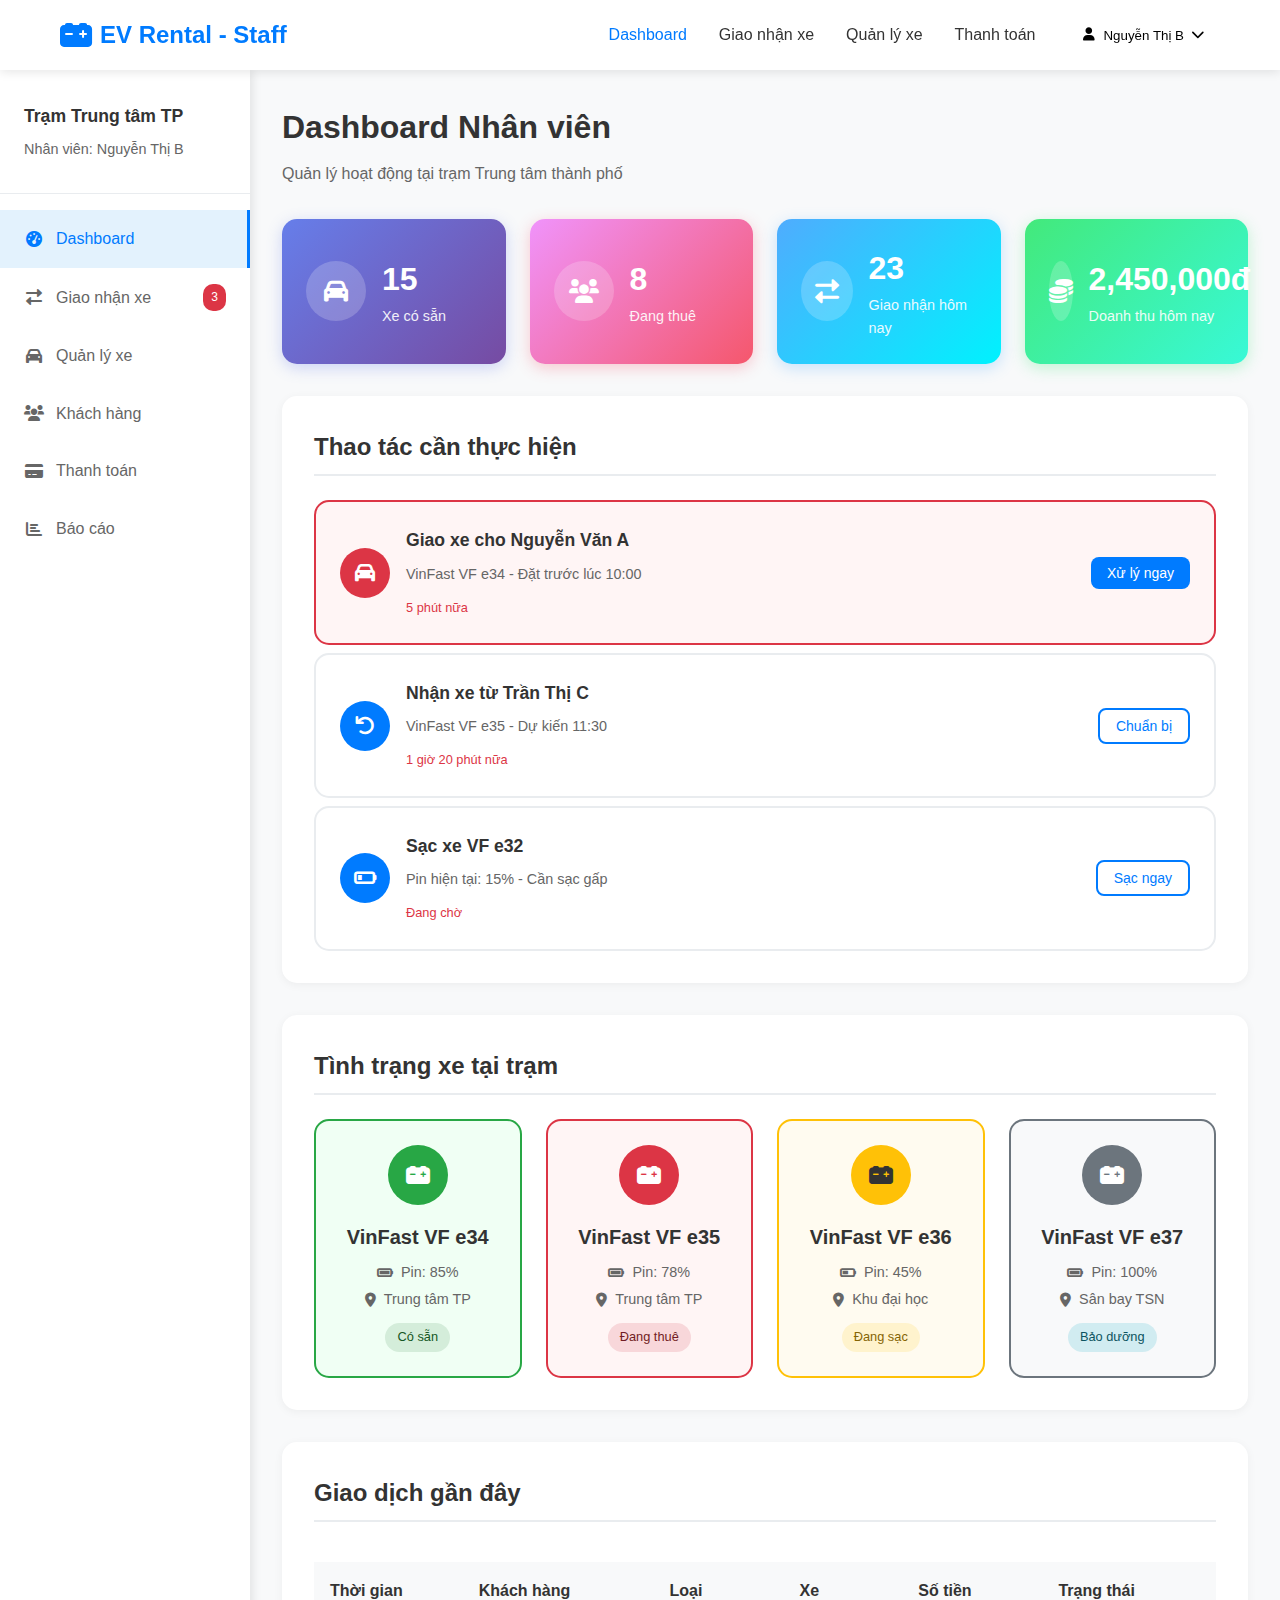
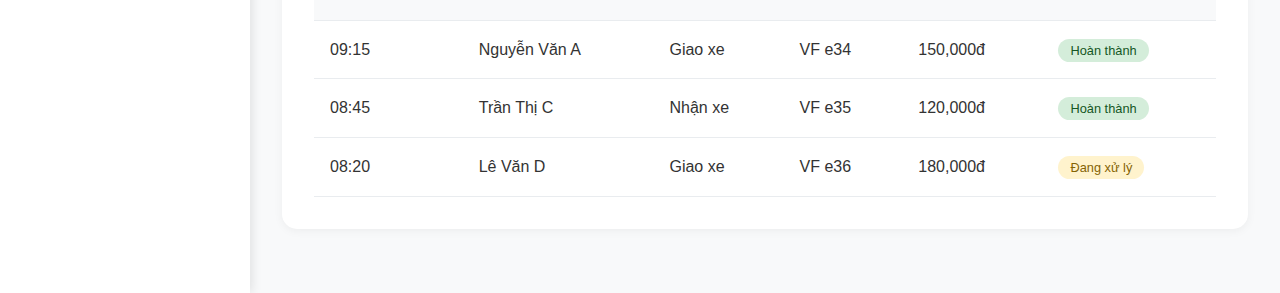
<file: staff-dashboard.html>
<!DOCTYPE html>
<html lang="vi">
<head>
    <meta charset="UTF-8">
    <meta name="viewport" content="width=device-width, initial-scale=1.0">
    <title>Dashboard - Nhân viên trạm</title>
    <link rel="stylesheet" href="css/style.css">
    <link rel="stylesheet" href="css/dashboard.css">
    <link href="https://cdnjs.cloudflare.com/ajax/libs/font-awesome/6.0.0/css/all.min.css" rel="stylesheet">
</head>
<body>
    <nav class="navbar">
        <div class="nav-container">
            <div class="nav-logo">
                <i class="fas fa-car-battery"></i>
                <span>EV Rental - Staff</span>
            </div>
            <div class="nav-menu">
                <a href="staff-dashboard.html" class="nav-link active">Dashboard</a>
                <a href="staff-handover.html" class="nav-link">Giao nhận xe</a>
                <a href="staff-vehicles.html" class="nav-link">Quản lý xe</a>
                <a href="staff-payments.html" class="nav-link">Thanh toán</a>
                <div class="nav-user">
                    <div class="user-dropdown">
                        <button class="user-btn">
                            <i class="fas fa-user"></i>
                            <span>Nguyễn Thị B</span>
                            <i class="fas fa-chevron-down"></i>
                        </button>
                        <div class="dropdown-menu">
                            <a href="staff-profile.html"><i class="fas fa-user"></i> Hồ sơ</a>
                            <a href="staff-settings.html"><i class="fas fa-cog"></i> Cài đặt</a>
                            <a href="#" onclick="logout()"><i class="fas fa-sign-out-alt"></i> Đăng xuất</a>
                        </div>
                    </div>
                </div>
            </div>
        </div>
    </nav>

    <main class="dashboard-main">
        <div class="dashboard-container">
            <!-- Sidebar -->
            <aside class="sidebar">
                <div class="sidebar-header">
                    <h3>Trạm Trung tâm TP</h3>
                    <p>Nhân viên: Nguyễn Thị B</p>
                </div>
                <div class="sidebar-menu">
                    <a href="staff-dashboard.html" class="menu-item active">
                        <i class="fas fa-tachometer-alt"></i>
                        <span>Dashboard</span>
                    </a>
                    <a href="staff-handover.html" class="menu-item">
                        <i class="fas fa-exchange-alt"></i>
                        <span>Giao nhận xe</span>
                        <span class="badge">3</span>
                    </a>
                    <a href="staff-vehicles.html" class="menu-item">
                        <i class="fas fa-car"></i>
                        <span>Quản lý xe</span>
                    </a>
                    <a href="staff-customers.html" class="menu-item">
                        <i class="fas fa-users"></i>
                        <span>Khách hàng</span>
                    </a>
                    <a href="staff-payments.html" class="menu-item">
                        <i class="fas fa-credit-card"></i>
                        <span>Thanh toán</span>
                    </a>
                    <a href="staff-reports.html" class="menu-item">
                        <i class="fas fa-chart-bar"></i>
                        <span>Báo cáo</span>
                    </a>
                </div>
            </aside>

            <!-- Main Content -->
            <div class="main-content">
                <div class="content-header">
                    <h1>Dashboard Nhân viên</h1>
                    <p>Quản lý hoạt động tại trạm Trung tâm thành phố</p>
                </div>

                <!-- Stats Cards -->
                <div class="stats-grid">
                    <div class="stat-card">
                        <div class="stat-icon">
                            <i class="fas fa-car"></i>
                        </div>
                        <div class="stat-content">
                            <h3>15</h3>
                            <p>Xe có sẵn</p>
                        </div>
                    </div>
                    <div class="stat-card">
                        <div class="stat-icon">
                            <i class="fas fa-users"></i>
                        </div>
                        <div class="stat-content">
                            <h3>8</h3>
                            <p>Đang thuê</p>
                        </div>
                    </div>
                    <div class="stat-card">
                        <div class="stat-icon">
                            <i class="fas fa-exchange-alt"></i>
                        </div>
                        <div class="stat-content">
                            <h3>23</h3>
                            <p>Giao nhận hôm nay</p>
                        </div>
                    </div>
                    <div class="stat-card">
                        <div class="stat-icon">
                            <i class="fas fa-coins"></i>
                        </div>
                        <div class="stat-content">
                            <h3>2,450,000đ</h3>
                            <p>Doanh thu hôm nay</p>
                        </div>
                    </div>
                </div>

                <!-- Pending Actions -->
                <div class="content-section">
                    <h2>Thao tác cần thực hiện</h2>
                    <div class="pending-actions">
                        <div class="pending-item urgent">
                            <div class="pending-icon">
                                <i class="fas fa-car"></i>
                            </div>
                            <div class="pending-content">
                                <h4>Giao xe cho Nguyễn Văn A</h4>
                                <p>VinFast VF e34 - Đặt trước lúc 10:00</p>
                                <span class="pending-time">5 phút nữa</span>
                            </div>
                            <div class="pending-actions">
                                <button class="btn btn-primary btn-sm">Xử lý ngay</button>
                            </div>
                        </div>
                        <div class="pending-item">
                            <div class="pending-icon">
                                <i class="fas fa-undo"></i>
                            </div>
                            <div class="pending-content">
                                <h4>Nhận xe từ Trần Thị C</h4>
                                <p>VinFast VF e35 - Dự kiến 11:30</p>
                                <span class="pending-time">1 giờ 20 phút nữa</span>
                            </div>
                            <div class="pending-actions">
                                <button class="btn btn-outline btn-sm">Chuẩn bị</button>
                            </div>
                        </div>
                        <div class="pending-item">
                            <div class="pending-icon">
                                <i class="fas fa-battery-quarter"></i>
                            </div>
                            <div class="pending-content">
                                <h4>Sạc xe VF e32</h4>
                                <p>Pin hiện tại: 15% - Cần sạc gấp</p>
                                <span class="pending-time">Đang chờ</span>
                            </div>
                            <div class="pending-actions">
                                <button class="btn btn-warning btn-sm">Sạc ngay</button>
                            </div>
                        </div>
                    </div>
                </div>

                <!-- Vehicle Status -->
                <div class="content-section">
                    <h2>Tình trạng xe tại trạm</h2>
                    <div class="vehicle-grid">
                        <div class="vehicle-card available">
                            <div class="vehicle-icon">
                                <i class="fas fa-car-battery"></i>
                            </div>
                            <div class="vehicle-info">
                                <h4>VF e34</h4>
                                <p><i class="fas fa-battery-full"></i> Pin: 95%</p>
                                <p><i class="fas fa-tools"></i> Tốt</p>
                                <span class="status-badge available">Có sẵn</span>
                            </div>
                        </div>
                        <div class="vehicle-card rented">
                            <div class="vehicle-icon">
                                <i class="fas fa-car-battery"></i>
                            </div>
                            <div class="vehicle-info">
                                <h4>VF e35</h4>
                                <p><i class="fas fa-battery-three-quarters"></i> Pin: 78%</p>
                                <p><i class="fas fa-user"></i> Nguyễn Văn A</p>
                                <span class="status-badge rented">Đang thuê</span>
                            </div>
                        </div>
                        <div class="vehicle-card charging">
                            <div class="vehicle-icon">
                                <i class="fas fa-car-battery"></i>
                            </div>
                            <div class="vehicle-info">
                                <h4>VF e36</h4>
                                <p><i class="fas fa-battery-half"></i> Pin: 45%</p>
                                <p><i class="fas fa-bolt"></i> Đang sạc</p>
                                <span class="status-badge charging">Đang sạc</span>
                            </div>
                        </div>
                        <div class="vehicle-card maintenance">
                            <div class="vehicle-icon">
                                <i class="fas fa-car-battery"></i>
                            </div>
                            <div class="vehicle-info">
                                <h4>VF e37</h4>
                                <p><i class="fas fa-wrench"></i> Bảo dưỡng</p>
                                <p><i class="fas fa-calendar"></i> 2 ngày</p>
                                <span class="status-badge maintenance">Bảo dưỡng</span>
                            </div>
                        </div>
                    </div>
                </div>

                <!-- Recent Transactions -->
                <div class="content-section">
                    <h2>Giao dịch gần đây</h2>
                    <div class="transactions-table">
                        <table>
                            <thead>
                                <tr>
                                    <th>Thời gian</th>
                                    <th>Khách hàng</th>
                                    <th>Loại</th>
                                    <th>Xe</th>
                                    <th>Số tiền</th>
                                    <th>Trạng thái</th>
                                </tr>
                            </thead>
                            <tbody>
                                <tr>
                                    <td>09:15</td>
                                    <td>Nguyễn Văn A</td>
                                    <td>Giao xe</td>
                                    <td>VF e34</td>
                                    <td>150,000đ</td>
                                    <td><span class="status-success">Hoàn thành</span></td>
                                </tr>
                                <tr>
                                    <td>08:45</td>
                                    <td>Trần Thị C</td>
                                    <td>Nhận xe</td>
                                    <td>VF e35</td>
                                    <td>120,000đ</td>
                                    <td><span class="status-success">Hoàn thành</span></td>
                                </tr>
                                <tr>
                                    <td>08:20</td>
                                    <td>Lê Văn D</td>
                                    <td>Giao xe</td>
                                    <td>VF e36</td>
                                    <td>180,000đ</td>
                                    <td><span class="status-pending">Đang xử lý</span></td>
                                </tr>
                            </tbody>
                        </table>
                    </div>
                </div>
            </div>
        </div>
    </main>

    <script src="js/script.js"></script>
    <script src="js/dashboard.js"></script>
</body>
</html>
</file>
<file: css/dashboard.css>
/* Dashboard Specific Styles */

/* Dashboard Layout */
.dashboard-main {
    min-height: calc(100vh - 70px);
    background-color: #f8f9fa;
}

.dashboard-container {
    display: grid;
    grid-template-columns: 250px 1fr;
    min-height: calc(100vh - 70px);
}

/* Sidebar */
.sidebar {
    background-color: #fff;
    box-shadow: 2px 0 10px rgba(0,0,0,0.1);
    padding: 2rem 0;
    overflow-y: auto;
}

.sidebar-header {
    padding: 0 1.5rem 2rem;
    border-bottom: 1px solid #e9ecef;
    margin-bottom: 1rem;
}

.sidebar-header h3 {
    font-size: 1.1rem;
    color: #333;
    margin-bottom: 0.5rem;
}

.sidebar-header p {
    font-size: 0.9rem;
    color: #666;
    margin: 0;
}

.sidebar-menu {
    display: flex;
    flex-direction: column;
}

.menu-item {
    display: flex;
    align-items: center;
    gap: 0.75rem;
    padding: 1rem 1.5rem;
    color: #666;
    text-decoration: none;
    transition: all 0.3s ease;
    position: relative;
}

.menu-item:hover {
    background-color: #f8f9fa;
    color: #007bff;
}

.menu-item.active {
    background-color: #e3f2fd;
    color: #007bff;
    border-right: 3px solid #007bff;
}

.menu-item i {
    width: 20px;
    text-align: center;
}

.badge {
    background-color: #dc3545;
    color: white;
    font-size: 0.75rem;
    padding: 0.25rem 0.5rem;
    border-radius: 10px;
    margin-left: auto;
}

/* Main Content */
.main-content {
    padding: 2rem;
    overflow-y: auto;
}

.content-header {
    margin-bottom: 2rem;
}

.content-header h1 {
    font-size: 2rem;
    color: #333;
    margin-bottom: 0.5rem;
}

.content-header p {
    color: #666;
    margin: 0;
}

.content-section {
    background-color: white;
    border-radius: 15px;
    padding: 2rem;
    margin-bottom: 2rem;
    box-shadow: 0 2px 10px rgba(0,0,0,0.05);
}

.content-section h2 {
    font-size: 1.5rem;
    color: #333;
    margin-bottom: 1.5rem;
    padding-bottom: 0.5rem;
    border-bottom: 2px solid #e9ecef;
}

/* Stats Grid */
.stats-grid {
    display: grid;
    grid-template-columns: repeat(auto-fit, minmax(200px, 1fr));
    gap: 1.5rem;
    margin-bottom: 2rem;
}

.stat-card {
    background: linear-gradient(135deg, #667eea 0%, #764ba2 100%);
    color: white;
    padding: 1.5rem;
    border-radius: 15px;
    display: flex;
    align-items: center;
    gap: 1rem;
    box-shadow: 0 4px 15px rgba(102, 126, 234, 0.3);
}

.stat-card:nth-child(2) {
    background: linear-gradient(135deg, #f093fb 0%, #f5576c 100%);
    box-shadow: 0 4px 15px rgba(245, 87, 108, 0.3);
}

.stat-card:nth-child(3) {
    background: linear-gradient(135deg, #4facfe 0%, #00f2fe 100%);
    box-shadow: 0 4px 15px rgba(79, 172, 254, 0.3);
}

.stat-card:nth-child(4) {
    background: linear-gradient(135deg, #43e97b 0%, #38f9d7 100%);
    box-shadow: 0 4px 15px rgba(67, 233, 123, 0.3);
}

.stat-icon {
    width: 60px;
    height: 60px;
    background: rgba(255,255,255,0.2);
    border-radius: 50%;
    display: flex;
    align-items: center;
    justify-content: center;
    font-size: 1.5rem;
}

.stat-content h3 {
    font-size: 2rem;
    margin: 0;
    font-weight: 700;
}

.stat-content p {
    margin: 0;
    opacity: 0.9;
    font-size: 0.9rem;
}

.stat-change {
    font-size: 0.8rem;
    margin-top: 0.25rem;
}

.stat-change.positive {
    color: #28a745;
}

.stat-change.negative {
    color: #dc3545;
}

/* Current Rental Card */
.current-rental-card {
    display: flex;
    align-items: center;
    justify-content: space-between;
    padding: 1.5rem;
    background: linear-gradient(135deg, #667eea 0%, #764ba2 100%);
    border-radius: 15px;
    color: white;
    margin-bottom: 1rem;
}

.rental-info {
    display: flex;
    align-items: center;
    gap: 1.5rem;
}

.car-image {
    width: 80px;
    height: 80px;
    background: rgba(255,255,255,0.2);
    border-radius: 50%;
    display: flex;
    align-items: center;
    justify-content: center;
    font-size: 2rem;
}

.car-details h3 {
    margin-bottom: 0.5rem;
    font-size: 1.25rem;
}

.car-details p {
    display: flex;
    align-items: center;
    gap: 0.5rem;
    margin-bottom: 0.25rem;
    font-size: 0.9rem;
    opacity: 0.9;
}

.rental-actions {
    display: flex;
    gap: 1rem;
}

.rental-actions .btn {
    background: rgba(255,255,255,0.2);
    color: white;
    border: 1px solid rgba(255,255,255,0.3);
}

.rental-actions .btn:hover {
    background: rgba(255,255,255,0.3);
}

/* Quick Actions Grid */
.quick-actions-grid {
    display: grid;
    grid-template-columns: repeat(auto-fit, minmax(200px, 1fr));
    gap: 1.5rem;
}

.quick-action-card {
    display: block;
    padding: 1.5rem;
    background: white;
    border: 2px solid #e9ecef;
    border-radius: 15px;
    text-decoration: none;
    color: #333;
    transition: all 0.3s ease;
    text-align: center;
}

.quick-action-card:hover {
    border-color: #007bff;
    transform: translateY(-3px);
    box-shadow: 0 5px 20px rgba(0,123,255,0.1);
}

.action-icon {
    width: 60px;
    height: 60px;
    background: linear-gradient(135deg, #007bff, #0056b3);
    border-radius: 50%;
    display: flex;
    align-items: center;
    justify-content: center;
    margin: 0 auto 1rem;
    font-size: 1.5rem;
    color: white;
}

.quick-action-card h3 {
    margin-bottom: 0.5rem;
    font-size: 1.1rem;
}

.quick-action-card p {
    font-size: 0.9rem;
    color: #666;
    margin: 0;
}

/* Activity List */
.activity-list {
    display: flex;
    flex-direction: column;
    gap: 1rem;
}

.activity-item {
    display: flex;
    align-items: center;
    gap: 1rem;
    padding: 1rem;
    background: #f8f9fa;
    border-radius: 10px;
    border-left: 4px solid #007bff;
}

.activity-icon {
    width: 40px;
    height: 40px;
    background: #007bff;
    border-radius: 50%;
    display: flex;
    align-items: center;
    justify-content: center;
    color: white;
    font-size: 1rem;
}

.activity-content h4 {
    margin-bottom: 0.25rem;
    font-size: 1rem;
    color: #333;
}

.activity-content p {
    margin-bottom: 0.25rem;
    font-size: 0.9rem;
    color: #666;
}

.activity-time {
    font-size: 0.8rem;
    color: #999;
}

/* Pending Actions */
.pending-actions {
    display: flex;
    flex-direction: column;
    gap: 1rem;
}

.pending-item {
    display: flex;
    align-items: center;
    gap: 1rem;
    padding: 1.5rem;
    background: white;
    border: 2px solid #e9ecef;
    border-radius: 15px;
    transition: all 0.3s ease;
}

.pending-item.urgent {
    border-color: #dc3545;
    background: #fff5f5;
}

.pending-icon {
    width: 50px;
    height: 50px;
    background: #007bff;
    border-radius: 50%;
    display: flex;
    align-items: center;
    justify-content: center;
    color: white;
    font-size: 1.25rem;
}

.pending-item.urgent .pending-icon {
    background: #dc3545;
}

.pending-content {
    flex: 1;
}

.pending-content h4 {
    margin-bottom: 0.5rem;
    font-size: 1.1rem;
    color: #333;
}

.pending-content p {
    margin-bottom: 0.5rem;
    color: #666;
    font-size: 0.9rem;
}

.pending-time {
    font-size: 0.8rem;
    color: #dc3545;
    font-weight: 500;
}

.pending-actions {
    display: flex;
    gap: 0.5rem;
}

/* Vehicle Grid */
.vehicle-grid {
    display: grid;
    grid-template-columns: repeat(auto-fit, minmax(200px, 1fr));
    gap: 1.5rem;
}

.vehicle-card {
    padding: 1.5rem;
    border-radius: 15px;
    text-align: center;
    transition: transform 0.3s ease;
    border: 2px solid transparent;
}

.vehicle-card:hover {
    transform: translateY(-3px);
}

.vehicle-card.available {
    background: #f0fff4;
    border-color: #28a745;
}

.vehicle-card.rented {
    background: #fff5f5;
    border-color: #dc3545;
}

.vehicle-card.charging {
    background: #fffbf0;
    border-color: #ffc107;
}

.vehicle-card.maintenance {
    background: #f8f9fa;
    border-color: #6c757d;
}

.vehicle-icon {
    width: 60px;
    height: 60px;
    margin: 0 auto 1rem;
    border-radius: 50%;
    display: flex;
    align-items: center;
    justify-content: center;
    font-size: 1.5rem;
}

.vehicle-card.available .vehicle-icon {
    background: #28a745;
    color: white;
}

.vehicle-card.rented .vehicle-icon {
    background: #dc3545;
    color: white;
}

.vehicle-card.charging .vehicle-icon {
    background: #ffc107;
    color: #333;
}

.vehicle-card.maintenance .vehicle-icon {
    background: #6c757d;
    color: white;
}

.vehicle-info h4 {
    margin-bottom: 0.5rem;
    color: #333;
}

.vehicle-info p {
    display: flex;
    align-items: center;
    justify-content: center;
    gap: 0.5rem;
    margin-bottom: 0.25rem;
    font-size: 0.9rem;
    color: #666;
}

.status-badge {
    display: inline-block;
    padding: 0.25rem 0.75rem;
    border-radius: 15px;
    font-size: 0.8rem;
    font-weight: 500;
    margin-top: 0.5rem;
}

.status-badge.available {
    background: #d4edda;
    color: #155724;
}

.status-badge.rented {
    background: #f8d7da;
    color: #721c24;
}

.status-badge.charging {
    background: #fff3cd;
    color: #856404;
}

.status-badge.maintenance {
    background: #d1ecf1;
    color: #0c5460;
}

/* Tables */
.transactions-table,
.performance-table {
    overflow-x: auto;
}

.transactions-table table,
.performance-table table {
    width: 100%;
    border-collapse: collapse;
    margin-top: 1rem;
}

.transactions-table th,
.transactions-table td,
.performance-table th,
.performance-table td {
    padding: 1rem;
    text-align: left;
    border-bottom: 1px solid #e9ecef;
}

.transactions-table th,
.performance-table th {
    background-color: #f8f9fa;
    font-weight: 600;
    color: #333;
}

.station-info strong {
    display: block;
    margin-bottom: 0.25rem;
    color: #333;
}

.station-info small {
    color: #666;
    font-size: 0.8rem;
}

/* Progress Bar */
.progress-bar {
    display: flex;
    align-items: center;
    gap: 0.5rem;
    width: 100px;
}

.progress-fill {
    height: 8px;
    background: linear-gradient(90deg, #28a745, #20c997);
    border-radius: 4px;
    transition: width 0.3s ease;
}

.progress-bar span {
    font-size: 0.8rem;
    font-weight: 500;
    color: #333;
}

/* Status Badges */
.status-success {
    background: #d4edda;
    color: #155724;
    padding: 0.25rem 0.75rem;
    border-radius: 15px;
    font-size: 0.8rem;
    font-weight: 500;
}

.status-pending {
    background: #fff3cd;
    color: #856404;
    padding: 0.25rem 0.75rem;
    border-radius: 15px;
    font-size: 0.8rem;
    font-weight: 500;
}

.status-excellent {
    background: #d1ecf1;
    color: #0c5460;
    padding: 0.25rem 0.75rem;
    border-radius: 15px;
    font-size: 0.8rem;
    font-weight: 500;
}

/* Alerts Grid */
.alerts-grid {
    display: grid;
    grid-template-columns: repeat(auto-fit, minmax(300px, 1fr));
    gap: 1.5rem;
}

.alert-card {
    display: flex;
    align-items: center;
    gap: 1rem;
    padding: 1.5rem;
    border-radius: 15px;
    border: 2px solid transparent;
}

.alert-card.warning {
    background: #fffbf0;
    border-color: #ffc107;
}

.alert-card.error {
    background: #fff5f5;
    border-color: #dc3545;
}

.alert-card.info {
    background: #f0f8ff;
    border-color: #17a2b8;
}

.alert-icon {
    width: 50px;
    height: 50px;
    border-radius: 50%;
    display: flex;
    align-items: center;
    justify-content: center;
    font-size: 1.25rem;
}

.alert-card.warning .alert-icon {
    background: #ffc107;
    color: #333;
}

.alert-card.error .alert-icon {
    background: #dc3545;
    color: white;
}

.alert-card.info .alert-icon {
    background: #17a2b8;
    color: white;
}

.alert-content h4 {
    margin-bottom: 0.5rem;
    color: #333;
}

.alert-content p {
    margin-bottom: 1rem;
    color: #666;
    font-size: 0.9rem;
}

/* Chart Container */
.chart-container {
    height: 300px;
    display: flex;
    align-items: center;
    justify-content: center;
    background: #f8f9fa;
    border-radius: 15px;
    border: 2px dashed #dee2e6;
}

.chart-placeholder {
    text-align: center;
    color: #6c757d;
}

.chart-placeholder i {
    font-size: 3rem;
    margin-bottom: 1rem;
    color: #dee2e6;
}

.chart-placeholder p {
    font-size: 1.1rem;
    margin-bottom: 0.5rem;
    color: #6c757d;
}

.chart-placeholder small {
    color: #adb5bd;
}

/* Responsive Design */
@media (max-width: 1024px) {
    .dashboard-container {
        grid-template-columns: 200px 1fr;
    }
    
    .sidebar {
        padding: 1rem 0;
    }
    
    .menu-item {
        padding: 0.75rem 1rem;
        font-size: 0.9rem;
    }
}

@media (max-width: 768px) {
    .dashboard-container {
        grid-template-columns: 1fr;
    }
    
    .sidebar {
        display: none;
    }
    
    .main-content {
        padding: 1rem;
    }
    
    .stats-grid {
        grid-template-columns: repeat(auto-fit, minmax(150px, 1fr));
        gap: 1rem;
    }
    
    .stat-card {
        padding: 1rem;
    }
    
    .stat-content h3 {
        font-size: 1.5rem;
    }
    
    .current-rental-card {
        flex-direction: column;
        text-align: center;
        gap: 1rem;
    }
    
    .rental-info {
        flex-direction: column;
        text-align: center;
    }
    
    .quick-actions-grid {
        grid-template-columns: repeat(auto-fit, minmax(150px, 1fr));
    }
    
    .vehicle-grid {
        grid-template-columns: repeat(auto-fit, minmax(150px, 1fr));
    }
    
    .alerts-grid {
        grid-template-columns: 1fr;
    }
    
    .transactions-table,
    .performance-table {
        font-size: 0.9rem;
    }
    
    .transactions-table th,
    .transactions-table td,
    .performance-table th,
    .performance-table td {
        padding: 0.5rem;
    }
}

@media (max-width: 480px) {
    .main-content {
        padding: 0.5rem;
    }
    
    .content-section {
        padding: 1rem;
    }
    
    .stats-grid {
        grid-template-columns: 1fr;
    }
    
    .quick-actions-grid {
        grid-template-columns: 1fr;
    }
    
    .vehicle-grid {
        grid-template-columns: 1fr;
    }
    
    .pending-item {
        flex-direction: column;
        text-align: center;
        gap: 1rem;
    }
    
    .alert-card {
        flex-direction: column;
        text-align: center;
    }
}
</file>
<file: css/style.css>
/* Reset và Base Styles */
* {
    margin: 0;
    padding: 0;
    box-sizing: border-box;
}

body {
    font-family: 'Segoe UI', Tahoma, Geneva, Verdana, sans-serif;
    line-height: 1.6;
    color: #333;
    background-color: #f8f9fa;
}

.container {
    max-width: 1200px;
    margin: 0 auto;
    padding: 0 20px;
}

/* Typography */
h1, h2, h3, h4, h5, h6 {
    margin-bottom: 1rem;
    font-weight: 600;
}

h1 { font-size: 2.5rem; }
h2 { font-size: 2rem; }
h3 { font-size: 1.5rem; }
h4 { font-size: 1.25rem; }

p {
    margin-bottom: 1rem;
}

/* Buttons */
.btn {
    display: inline-flex;
    align-items: center;
    gap: 0.5rem;
    padding: 0.75rem 1.5rem;
    border: none;
    border-radius: 8px;
    font-size: 1rem;
    font-weight: 500;
    text-decoration: none;
    cursor: pointer;
    transition: all 0.3s ease;
    text-align: center;
    justify-content: center;
}

.btn-primary {
    background-color: #007bff;
    color: white;
}

.btn-primary:hover {
    background-color: #0056b3;
    transform: translateY(-2px);
}

.btn-outline {
    background-color: transparent;
    color: #007bff;
    border: 2px solid #007bff;
}

.btn-outline:hover {
    background-color: #007bff;
    color: white;
}

.btn-warning {
    background-color: #ffc107;
    color: #212529;
}

.btn-warning:hover {
    background-color: #e0a800;
}

.btn-danger {
    background-color: #dc3545;
    color: white;
}

.btn-danger:hover {
    background-color: #c82333;
}

.btn-info {
    background-color: #17a2b8;
    color: white;
}

.btn-info:hover {
    background-color: #138496;
}

.btn-success {
    background-color: #28a745;
    color: white;
}

.btn-success:hover {
    background-color: #218838;
}

.btn-large {
    padding: 1rem 2rem;
    font-size: 1.1rem;
}

.btn-small, .btn-sm {
    padding: 0.5rem 1rem;
    font-size: 0.875rem;
}

.btn-full {
    width: 100%;
}

/* Navigation */
.navbar {
    background-color: #fff;
    box-shadow: 0 2px 10px rgba(0,0,0,0.1);
    position: sticky;
    top: 0;
    z-index: 1000;
}

.nav-container {
    max-width: 1200px;
    margin: 0 auto;
    padding: 0 20px;
    display: flex;
    align-items: center;
    justify-content: space-between;
    height: 70px;
}

.nav-logo {
    display: flex;
    align-items: center;
    gap: 0.5rem;
    font-size: 1.5rem;
    font-weight: bold;
    color: #007bff;
}

.nav-logo i {
    font-size: 2rem;
}

.nav-menu {
    display: flex;
    align-items: center;
    gap: 2rem;
}

.nav-link {
    text-decoration: none;
    color: #333;
    font-weight: 500;
    transition: color 0.3s ease;
}

.nav-link:hover,
.nav-link.active {
    color: #007bff;
}

.nav-buttons {
    display: flex;
    gap: 1rem;
}

.nav-user {
    position: relative;
}

.user-btn {
    display: flex;
    align-items: center;
    gap: 0.5rem;
    padding: 0.5rem 1rem;
    background: none;
    border: none;
    cursor: pointer;
    border-radius: 8px;
    transition: background-color 0.3s ease;
}

.user-btn:hover {
    background-color: #f8f9fa;
}

.dropdown-menu {
    position: absolute;
    top: 100%;
    right: 0;
    background: white;
    border-radius: 8px;
    box-shadow: 0 4px 20px rgba(0,0,0,0.15);
    min-width: 200px;
    opacity: 0;
    visibility: hidden;
    transform: translateY(-10px);
    transition: all 0.3s ease;
}

.user-dropdown:hover .dropdown-menu {
    opacity: 1;
    visibility: visible;
    transform: translateY(0);
}

.dropdown-menu a {
    display: flex;
    align-items: center;
    gap: 0.75rem;
    padding: 0.75rem 1rem;
    color: #333;
    text-decoration: none;
    transition: background-color 0.3s ease;
}

.dropdown-menu a:hover {
    background-color: #f8f9fa;
}

.hamburger {
    display: none;
    flex-direction: column;
    cursor: pointer;
}

.hamburger span {
    width: 25px;
    height: 3px;
    background-color: #333;
    margin: 3px 0;
    transition: 0.3s;
}

/* Hero Section */
.hero {
    background: linear-gradient(135deg, #667eea 0%, #764ba2 100%);
    color: white;
    padding: 4rem 0;
    min-height: 70vh;
    display: flex;
    align-items: center;
}

.hero-content {
    max-width: 1200px;
    margin: 0 auto;
    padding: 0 20px;
    display: grid;
    grid-template-columns: 1fr 1fr;
    gap: 4rem;
    align-items: center;
}

.hero h1 {
    font-size: 3.5rem;
    margin-bottom: 1.5rem;
    font-weight: 700;
}

.hero p {
    font-size: 1.25rem;
    margin-bottom: 2rem;
    opacity: 0.9;
}

.hero-buttons {
    display: flex;
    gap: 1rem;
    flex-wrap: wrap;
}

.hero-image {
    display: flex;
    justify-content: center;
    align-items: center;
}

.ev-car-placeholder {
    width: 300px;
    height: 200px;
    background: rgba(255,255,255,0.1);
    border-radius: 20px;
    display: flex;
    align-items: center;
    justify-content: center;
    font-size: 6rem;
    color: rgba(255,255,255,0.7);
}

/* Features Section */
.features {
    padding: 5rem 0;
    background-color: white;
}

.features h2 {
    text-align: center;
    margin-bottom: 3rem;
    font-size: 2.5rem;
    color: #333;
}

.features-grid {
    display: grid;
    grid-template-columns: repeat(auto-fit, minmax(250px, 1fr));
    gap: 2rem;
    max-width: 1200px;
    margin: 0 auto;
    padding: 0 20px;
}

.feature-card {
    text-align: center;
    padding: 2rem;
    border-radius: 15px;
    background: white;
    box-shadow: 0 5px 20px rgba(0,0,0,0.1);
    transition: transform 0.3s ease;
}

.feature-card:hover {
    transform: translateY(-5px);
}

.feature-icon {
    width: 80px;
    height: 80px;
    background: linear-gradient(135deg, #007bff, #0056b3);
    border-radius: 50%;
    display: flex;
    align-items: center;
    justify-content: center;
    margin: 0 auto 1.5rem;
    font-size: 2rem;
    color: white;
}

.feature-card h3 {
    margin-bottom: 1rem;
    color: #333;
}

.feature-card p {
    color: #666;
    line-height: 1.6;
}

/* Stations Section */
.stations {
    padding: 5rem 0;
    background-color: #f8f9fa;
}

.stations h2 {
    text-align: center;
    margin-bottom: 3rem;
    font-size: 2.5rem;
    color: #333;
}

.stations-grid {
    display: grid;
    grid-template-columns: repeat(auto-fit, minmax(300px, 1fr));
    gap: 2rem;
    max-width: 1200px;
    margin: 0 auto;
    padding: 0 20px;
}

.station-card {
    background: white;
    border-radius: 15px;
    overflow: hidden;
    box-shadow: 0 5px 20px rgba(0,0,0,0.1);
    transition: transform 0.3s ease;
}

.station-card:hover {
    transform: translateY(-5px);
}

.station-image {
    height: 150px;
    background: linear-gradient(135deg, #28a745, #20c997);
    display: flex;
    align-items: center;
    justify-content: center;
    font-size: 3rem;
    color: white;
}

.station-info {
    padding: 1.5rem;
}

.station-info h3 {
    margin-bottom: 1rem;
    color: #333;
}

.station-info p {
    display: flex;
    align-items: center;
    gap: 0.5rem;
    margin-bottom: 0.5rem;
    color: #666;
}

/* Modals */
.modal {
    display: none;
    position: fixed;
    z-index: 2000;
    left: 0;
    top: 0;
    width: 100%;
    height: 100%;
    background-color: rgba(0,0,0,0.5);
    animation: fadeIn 0.3s ease;
}

.modal-content {
    background-color: white;
    margin: 5% auto;
    padding: 0;
    border-radius: 15px;
    width: 90%;
    max-width: 500px;
    animation: slideIn 0.3s ease;
}

.modal-header {
    display: flex;
    justify-content: space-between;
    align-items: center;
    padding: 1.5rem;
    border-bottom: 1px solid #eee;
}

.modal-header h2 {
    margin: 0;
    color: #333;
}

.close {
    color: #aaa;
    font-size: 28px;
    font-weight: bold;
    cursor: pointer;
    transition: color 0.3s ease;
}

.close:hover {
    color: #333;
}

.modal-body {
    padding: 1.5rem;
}

.modal-footer {
    text-align: center;
    margin-top: 1rem;
    color: #666;
}

.modal-footer a {
    color: #007bff;
    text-decoration: none;
}

.modal-footer a:hover {
    text-decoration: underline;
}

/* Forms */
.form-group {
    margin-bottom: 1.5rem;
}

.form-group label {
    display: block;
    margin-bottom: 0.5rem;
    font-weight: 500;
    color: #333;
}

.form-group input,
.form-group select {
    width: 100%;
    padding: 0.75rem;
    border: 2px solid #e9ecef;
    border-radius: 8px;
    font-size: 1rem;
    transition: border-color 0.3s ease;
}

.form-group input:focus,
.form-group select:focus {
    outline: none;
    border-color: #007bff;
}

.checkbox-group {
    display: flex;
    align-items: center;
    gap: 0.5rem;
}

.checkbox-group input[type="checkbox"] {
    width: auto;
    margin: 0;
}

.checkbox-group label {
    margin: 0;
    font-size: 0.9rem;
}

/* Footer */
.footer {
    background-color: #333;
    color: white;
    padding: 3rem 0 1rem;
}

.footer-content {
    display: grid;
    grid-template-columns: repeat(auto-fit, minmax(250px, 1fr));
    gap: 2rem;
    max-width: 1200px;
    margin: 0 auto;
    padding: 0 20px;
}

.footer-section h3,
.footer-section h4 {
    margin-bottom: 1rem;
    color: white;
}

.footer-section p {
    color: #ccc;
    line-height: 1.6;
}

.footer-section ul {
    list-style: none;
}

.footer-section ul li {
    margin-bottom: 0.5rem;
}

.footer-section ul li a {
    color: #ccc;
    text-decoration: none;
    transition: color 0.3s ease;
}

.footer-section ul li a:hover {
    color: #007bff;
}

.social-links {
    display: flex;
    gap: 1rem;
}

.social-links a {
    width: 40px;
    height: 40px;
    background-color: #007bff;
    border-radius: 50%;
    display: flex;
    align-items: center;
    justify-content: center;
    color: white;
    text-decoration: none;
    transition: background-color 0.3s ease;
}

.social-links a:hover {
    background-color: #0056b3;
}

.footer-bottom {
    text-align: center;
    padding-top: 2rem;
    margin-top: 2rem;
    border-top: 1px solid #555;
    color: #ccc;
}

/* Animations */
@keyframes fadeIn {
    from { opacity: 0; }
    to { opacity: 1; }
}

@keyframes slideIn {
    from {
        opacity: 0;
        transform: translateY(-50px);
    }
    to {
        opacity: 1;
        transform: translateY(0);
    }
}

/* Responsive Design */
@media (max-width: 768px) {
    .nav-menu {
        position: fixed;
        left: -100%;
        top: 70px;
        flex-direction: column;
        background-color: white;
        width: 100%;
        text-align: center;
        transition: 0.3s;
        box-shadow: 0 10px 27px rgba(0,0,0,0.05);
        padding: 2rem 0;
    }

    .nav-menu.active {
        left: 0;
    }

    .nav-menu a {
        margin: 1rem 0;
    }

    .hamburger {
        display: flex;
    }

    .hero-content {
        grid-template-columns: 1fr;
        text-align: center;
        gap: 2rem;
    }

    .hero h1 {
        font-size: 2.5rem;
    }

    .hero-buttons {
        justify-content: center;
    }

    .features-grid {
        grid-template-columns: 1fr;
    }

    .stations-grid {
        grid-template-columns: 1fr;
    }

    .modal-content {
        margin: 10% auto;
        width: 95%;
    }
}

@media (max-width: 480px) {
    .hero h1 {
        font-size: 2rem;
    }

    .hero p {
        font-size: 1rem;
    }

    .btn-large {
        padding: 0.75rem 1.5rem;
        font-size: 1rem;
    }

    .hero-buttons {
        flex-direction: column;
        align-items: center;
    }

    .hero-buttons .btn {
        width: 100%;
        max-width: 300px;
    }
}
</file>
